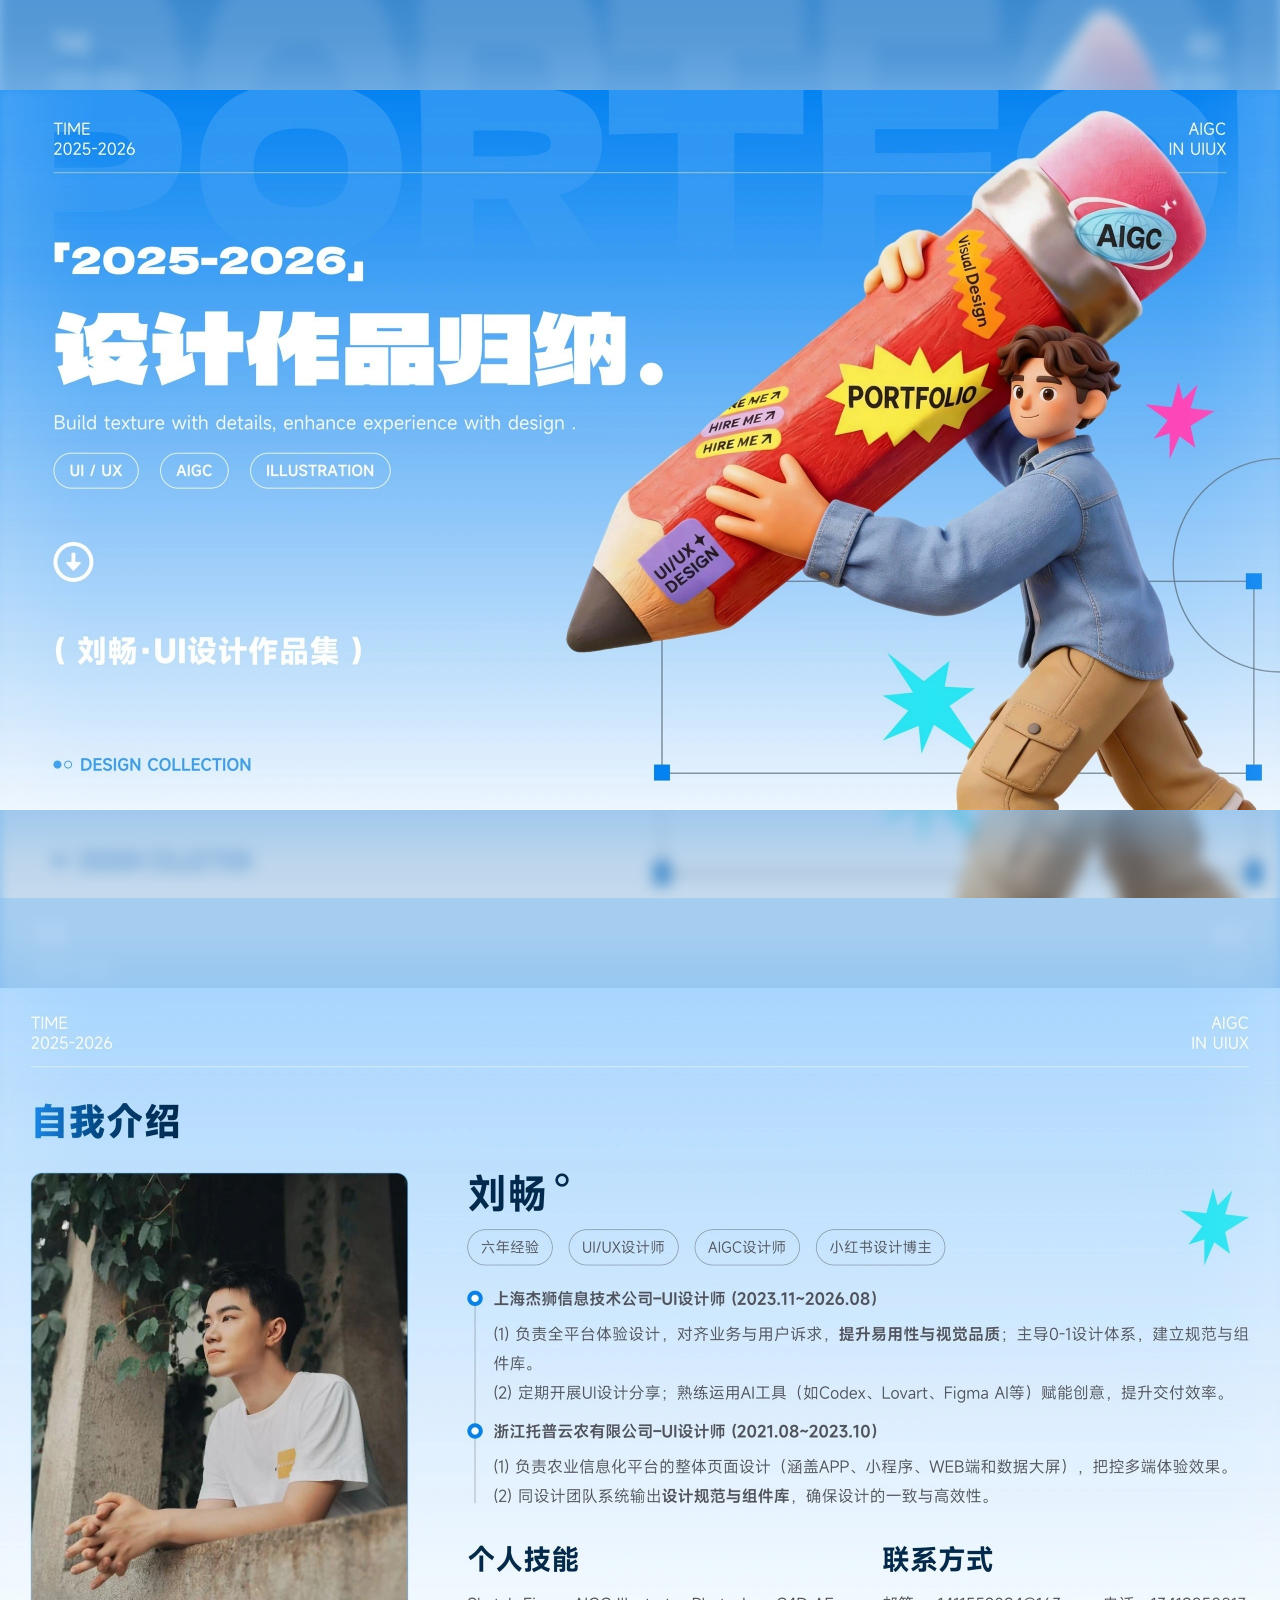
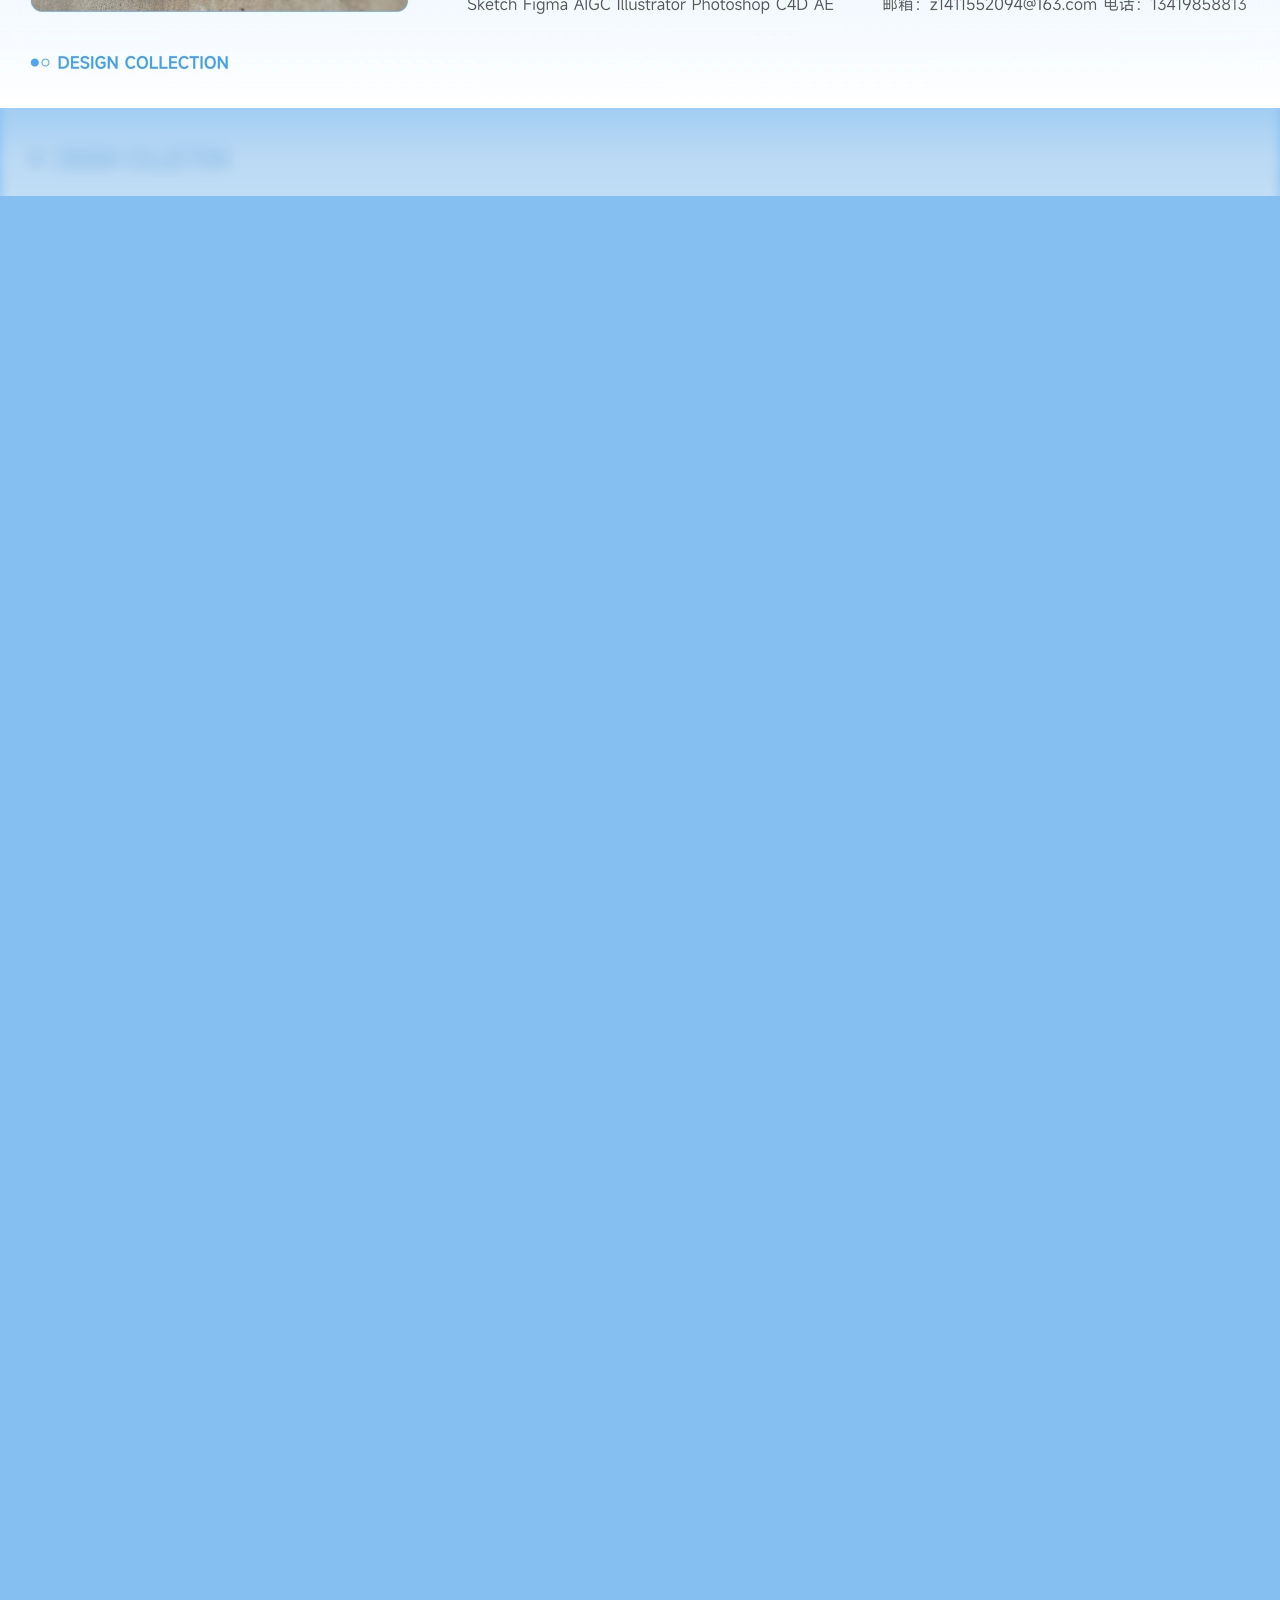
<file: index.html>
<!doctype html>
<html lang="zh-CN">
  <head>
    <meta charset="UTF-8" />
    <meta name="viewport" content="width=device-width, initial-scale=1.0" />
    <title>刘畅 UI 设计作品集</title>
    <link rel="preload" as="image" href="./assets/cover.webp?v=webp94" />
    <link rel="stylesheet" href="./styles.css" />
  </head>
  <body>
    <main class="page-shell">
      <section
        id="cover"
        class="hero hero--cover"
        style="
          --screen-bg: #85bef1;
          --screen-wash: transparent;
          --screen-image: url('./assets/cover.webp?v=webp94');
          --screen-left: url('./assets/catalog-extend-left.webp?v=webp94');
          --screen-right: url('./assets/catalog-extend-right.webp?v=webp94');
          --screen-top: url('./assets/extend-top.webp?v=webp94');
          --screen-bottom: url('./assets/extend-bottom.webp?v=webp94');
          --screen-backdrop-filter: blur(72px) saturate(0.52) brightness(1.02);
          --screen-backdrop-opacity: 0;
          --screen-bridge-filter: blur(4px) saturate(0.52) brightness(1.08);
          --screen-bridge-opacity: 0.2;
          --screen-bridge-overlay-top: rgba(246, 251, 255, 0.66);
          --screen-bridge-overlay-bottom: rgba(237, 246, 254, 0.56);
          --screen-fill-filter: blur(2px) saturate(0.46) brightness(1.14) contrast(0.92);
          --screen-fill-opacity: 0.31;
          --screen-fill-overlay-top: rgba(246, 251, 255, 0.9);
          --screen-fill-overlay-bottom: rgba(235, 246, 254, 0.82);
        "
        aria-label="刘畅 UI 设计作品集首屏封面，基于提供图片按 16 比 9 比例还原"
      >
        <div class="hero-stage">
          <div class="hero-main">
            <div class="hero-fill hero-fill-left" aria-hidden="true"></div>
            <div class="hero-fill hero-fill-right" aria-hidden="true"></div>
            <div class="hero-fill hero-fill-top" aria-hidden="true"></div>
            <div class="hero-fill hero-fill-bottom" aria-hidden="true"></div>
            <div class="hero-bridge hero-bridge-left" aria-hidden="true"></div>
            <div class="hero-bridge hero-bridge-right" aria-hidden="true"></div>
            <div class="hero-cover-motion" aria-hidden="true">
              <div class="hero-motion hero-motion-character"></div>
              <div class="hero-motion hero-motion-face"></div>
              <div class="hero-motion hero-motion-fingers"></div>
              <div class="hero-motion hero-motion-top-hand"></div>
            </div>
            <img
              class="hero-image"
              src="./assets/cover.webp?v=webp94"
              alt="2025-2026 设计作品归纳个人首屏封面"
              decoding="async"
              fetchpriority="high"
            />
          </div>
        </div>
      </section>

      <section
        id="about"
        class="hero hero--about"
        style="
          --screen-bg: #85bef1;
          --screen-wash: transparent;
          --screen-image: url('./assets/about.webp?v=webp94');
          --screen-left: url('./assets/catalog-extend-left.webp?v=webp94');
          --screen-right: url('./assets/catalog-extend-right.webp?v=webp94');
          --screen-top: url('./assets/about-extend-top.webp?v=webp94');
          --screen-bottom: url('./assets/about-extend-bottom.webp?v=webp94');
          --screen-backdrop-filter: blur(72px) saturate(0.52) brightness(1.02);
          --screen-backdrop-opacity: 0;
          --screen-bridge-filter: blur(4px) saturate(0.52) brightness(1.08);
          --screen-bridge-opacity: 0.2;
          --screen-bridge-overlay-top: rgba(246, 251, 255, 0.66);
          --screen-bridge-overlay-bottom: rgba(237, 246, 254, 0.56);
          --screen-fill-filter: blur(2px) saturate(0.46) brightness(1.14) contrast(0.92);
          --screen-fill-opacity: 0.31;
          --screen-fill-overlay-top: rgba(246, 251, 255, 0.9);
          --screen-fill-overlay-bottom: rgba(235, 246, 254, 0.82);
      "
        aria-label="刘畅 UI 设计作品集第二屏自我介绍，基于提供图片按 16 比 9 比例还原"
      >
        <div class="hero-stage">
          <div class="hero-main">
            <div class="hero-fill hero-fill-left" aria-hidden="true"></div>
            <div class="hero-fill hero-fill-right" aria-hidden="true"></div>
            <div class="hero-fill hero-fill-top" aria-hidden="true"></div>
            <div class="hero-fill hero-fill-bottom" aria-hidden="true"></div>
            <div class="hero-bridge hero-bridge-left" aria-hidden="true"></div>
            <div class="hero-bridge hero-bridge-right" aria-hidden="true"></div>
            <img
              class="hero-image"
              src="./assets/about.webp?v=webp94"
              alt="刘畅个人简介下一屏"
              loading="lazy"
              decoding="async"
            />
          </div>
        </div>
      </section>

      <section
        id="catalog"
        class="hero hero--catalog"
        style="
          --screen-bg: #85bef1;
          --screen-wash: transparent;
          --screen-image: url('./assets/catalog-v2.webp?v=webp94');
          --screen-left: url('./assets/catalog-extend-left.webp?v=webp94');
          --screen-right: url('./assets/catalog-extend-right.webp?v=webp94');
          --screen-top: url('./assets/catalog-extend-top.webp?v=webp94');
          --screen-bottom: url('./assets/catalog-extend-bottom.webp?v=webp94');
          --screen-backdrop-filter: blur(72px) saturate(0.52) brightness(1.02);
          --screen-backdrop-opacity: 0;
          --screen-bridge-filter: blur(4px) saturate(0.52) brightness(1.08);
          --screen-bridge-opacity: 0.2;
          --screen-bridge-overlay-top: rgba(246, 251, 255, 0.66);
          --screen-bridge-overlay-bottom: rgba(237, 246, 254, 0.56);
          --screen-fill-filter: blur(2px) saturate(0.46) brightness(1.14) contrast(0.92);
          --screen-fill-opacity: 0.31;
          --screen-fill-overlay-top: rgba(246, 251, 255, 0.9);
          --screen-fill-overlay-bottom: rgba(235, 246, 254, 0.82);
      "
        aria-label="刘畅 UI 设计作品集第三屏目录展示，基于提供图片按 16 比 9 比例还原"
      >
        <div class="hero-stage">
          <div class="hero-main">
            <div class="hero-fill hero-fill-left" aria-hidden="true"></div>
            <div class="hero-fill hero-fill-right" aria-hidden="true"></div>
            <div class="hero-fill hero-fill-top" aria-hidden="true"></div>
            <div class="hero-fill hero-fill-bottom" aria-hidden="true"></div>
            <div class="hero-bridge hero-bridge-left" aria-hidden="true"></div>
            <div class="hero-bridge hero-bridge-right" aria-hidden="true"></div>
            <img
              class="hero-image"
              src="./assets/catalog-v2.webp?v=webp94"
              alt="刘畅目录展示页"
              loading="lazy"
              decoding="async"
            />
            <div class="catalog-projects" aria-label="目录展示项目 hover 高亮区域">
              <a
                class="catalog-project catalog-project--link"
                href="./projects/good-doctor.html"
                style="
                  --x: 2.395833%;
                  --y: 42.222222%;
                  --w: 21.25%;
                  --h: 21.296296%;
                "
                aria-label="查看 C端 好医师AI问诊 项目详情"
              >
                <span class="catalog-project__image-frame" aria-hidden="true"></span>
              </a>
              <a
                class="catalog-project catalog-project--link"
                href="./projects/resource-platform.html"
                style="
                  --x: 27.03125%;
                  --y: 42.222222%;
                  --w: 21.25%;
                  --h: 21.296296%;
                "
                aria-label="查看 B端 杰狮资源一体化 项目详情"
              >
                <span class="catalog-project__image-frame" aria-hidden="true"></span>
              </a>
              <a
                class="catalog-project catalog-project--link"
                href="./projects/dashboard.html"
                style="
                  --x: 51.71875%;
                  --y: 42.222222%;
                  --w: 21.25%;
                  --h: 21.296296%;
                "
                aria-label="查看 G端 自然资源驾驶舱 项目详情"
              >
                <span class="catalog-project__image-frame" aria-hidden="true"></span>
              </a>
              <a
                class="catalog-project catalog-project--link"
                href="./projects/aigc-marketing.html"
                style="
                  --x: 76.354167%;
                  --y: 42.222222%;
                  --w: 21.25%;
                  --h: 21.296296%;
                "
                aria-label="查看 AIGC 营销视觉落地 项目详情"
              >
                <span class="catalog-project__image-frame" aria-hidden="true"></span>
              </a>
            </div>
            <div class="catalog-project-titles">
              <svg class="catalog-title-filter-defs" width="0" height="0">
                <defs>
                  <filter
                    id="catalog-title-blue-filter"
                    x="0"
                    y="0"
                    width="100%"
                    height="100%"
                    color-interpolation-filters="sRGB"
                  >
                    <feColorMatrix
                      in="SourceGraphic"
                      type="luminanceToAlpha"
                      result="title-luminance"
                    />
                    <feComponentTransfer in="title-luminance" result="title-mask">
                      <feFuncA
                        type="table"
                        tableValues="1 1 1 0.99 0.925 0.863 0.8 0.737 0.674 0.611 0.548 0.485 0.423 0.36 0.297 0.234 0 0 0 0 0"
                      />
                    </feComponentTransfer>
                    <feMorphology
                      in="title-mask"
                      operator="dilate"
                      radius="2.2"
                      result="title-mask-bold"
                    />
                    <feFlood flood-color="#0a82ec" result="title-blue" />
                    <feComposite
                      in="title-blue"
                      in2="title-mask-bold"
                      operator="in"
                    />
                  </filter>
                </defs>
              </svg>
              <a
                class="catalog-project-title-hit"
                href="./projects/good-doctor.html"
                aria-label="查看 C端 好医师AI问诊 项目详情"
                style="
                  --title-x: 2.430556%;
                  --title-y: 67.345679%;
                  --title-w: 17.743056%;
                  --title-h: 3.919753%;
                "
              ></a>
              <svg
                class="catalog-project-title"
                style="
                  --clip-top: 67.345679%;
                  --clip-right: 79.826388%;
                  --clip-bottom: 28.734568%;
                  --clip-left: 2.430556%;
                "
                viewBox="0 0 5760 3240"
                preserveAspectRatio="none"
              >
                <image
                  href="./assets/catalog-v2.webp?v=webp94"
                  width="5760"
                  height="3240"
                  filter="url(#catalog-title-blue-filter)"
                />
              </svg>
              <a
                class="catalog-project-title-hit"
                href="./projects/resource-platform.html"
                aria-label="查看 B端 杰狮资源一体化 项目详情"
                style="
                  --title-x: 27.100694%;
                  --title-y: 67.345679%;
                  --title-w: 19.722222%;
                  --title-h: 3.950617%;
                "
              ></a>
              <svg
                class="catalog-project-title"
                style="
                  --clip-top: 67.345679%;
                  --clip-right: 53.177084%;
                  --clip-bottom: 28.703704%;
                  --clip-left: 27.100694%;
                "
                viewBox="0 0 5760 3240"
                preserveAspectRatio="none"
              >
                <image
                  href="./assets/catalog-v2.webp?v=webp94"
                  width="5760"
                  height="3240"
                  filter="url(#catalog-title-blue-filter)"
                />
              </svg>
              <a
                class="catalog-project-title-hit"
                href="./projects/dashboard.html"
                aria-label="查看 G端 自然资源驾驶舱 项目详情"
                style="
                  --title-x: 51.753472%;
                  --title-y: 67.345679%;
                  --title-w: 19.913194%;
                  --title-h: 3.950617%;
                "
              ></a>
              <svg
                class="catalog-project-title"
                style="
                  --clip-top: 67.345679%;
                  --clip-right: 28.333334%;
                  --clip-bottom: 28.703704%;
                  --clip-left: 51.753472%;
                "
                viewBox="0 0 5760 3240"
                preserveAspectRatio="none"
              >
                <image
                  href="./assets/catalog-v2.webp?v=webp94"
                  width="5760"
                  height="3240"
                  filter="url(#catalog-title-blue-filter)"
                />
              </svg>
              <a
                class="catalog-project-title-hit"
                href="./projects/aigc-marketing.html"
                aria-label="查看 AIGC 营销视觉落地 项目详情"
                style="
                  --title-x: 76.302083%;
                  --title-y: 67.345679%;
                  --title-w: 19.513889%;
                  --title-h: 3.919753%;
                "
              ></a>
              <svg
                class="catalog-project-title"
                style="
                  --clip-top: 67.345679%;
                  --clip-right: 4.184028%;
                  --clip-bottom: 28.734568%;
                  --clip-left: 76.302083%;
                "
                viewBox="0 0 5760 3240"
                preserveAspectRatio="none"
              >
                <image
                  href="./assets/catalog-v2.webp?v=webp94"
                  width="5760"
                  height="3240"
                  filter="url(#catalog-title-blue-filter)"
                />
              </svg>
            </div>
          </div>
        </div>
      </section>

      <section
        id="back-cover"
        class="hero hero--back-cover"
        style="
          --screen-bg: #85bef1;
          --screen-wash: transparent;
          --screen-image: url('./assets/back-cover-hq.webp?v=webp94');
          --screen-left: url('./assets/catalog-extend-left.webp?v=webp94');
          --screen-right: url('./assets/catalog-extend-right.webp?v=webp94');
          --screen-top: url('./assets/back-cover-extend-top.webp?v=webp94');
          --screen-bottom: url('./assets/back-cover-extend-bottom.webp?v=webp94');
          --screen-backdrop-filter: blur(72px) saturate(0.52) brightness(1.02);
          --screen-backdrop-opacity: 0;
          --screen-bridge-filter: blur(4px) saturate(0.52) brightness(1.08);
          --screen-bridge-opacity: 0.2;
          --screen-bridge-overlay-top: rgba(246, 251, 255, 0.66);
          --screen-bridge-overlay-bottom: rgba(237, 246, 254, 0.56);
          --screen-fill-filter: blur(2px) saturate(0.46) brightness(1.14) contrast(0.92);
          --screen-fill-opacity: 0.31;
          --screen-fill-overlay-top: rgba(246, 251, 255, 0.9);
          --screen-fill-overlay-bottom: rgba(235, 246, 254, 0.82);
      "
        aria-label="刘畅 UI 设计作品集第四屏封底与联系方式，基于提供图片按 16 比 9 比例还原"
      >
        <div class="hero-stage">
          <div class="hero-main">
            <div class="hero-fill hero-fill-left" aria-hidden="true"></div>
            <div class="hero-fill hero-fill-right" aria-hidden="true"></div>
            <div class="hero-fill hero-fill-top" aria-hidden="true"></div>
            <div class="hero-fill hero-fill-bottom" aria-hidden="true"></div>
            <div class="hero-bridge hero-bridge-left" aria-hidden="true"></div>
            <div class="hero-bridge hero-bridge-right" aria-hidden="true"></div>
            <img
              class="hero-image"
              src="./assets/back-cover-hq.webp?v=webp94"
              alt="刘畅 UI 设计作品集封底与微信联系方式"
              loading="lazy"
              decoding="async"
            />
          </div>
        </div>
      </section>
    </main>
  </body>
</html>
</file>
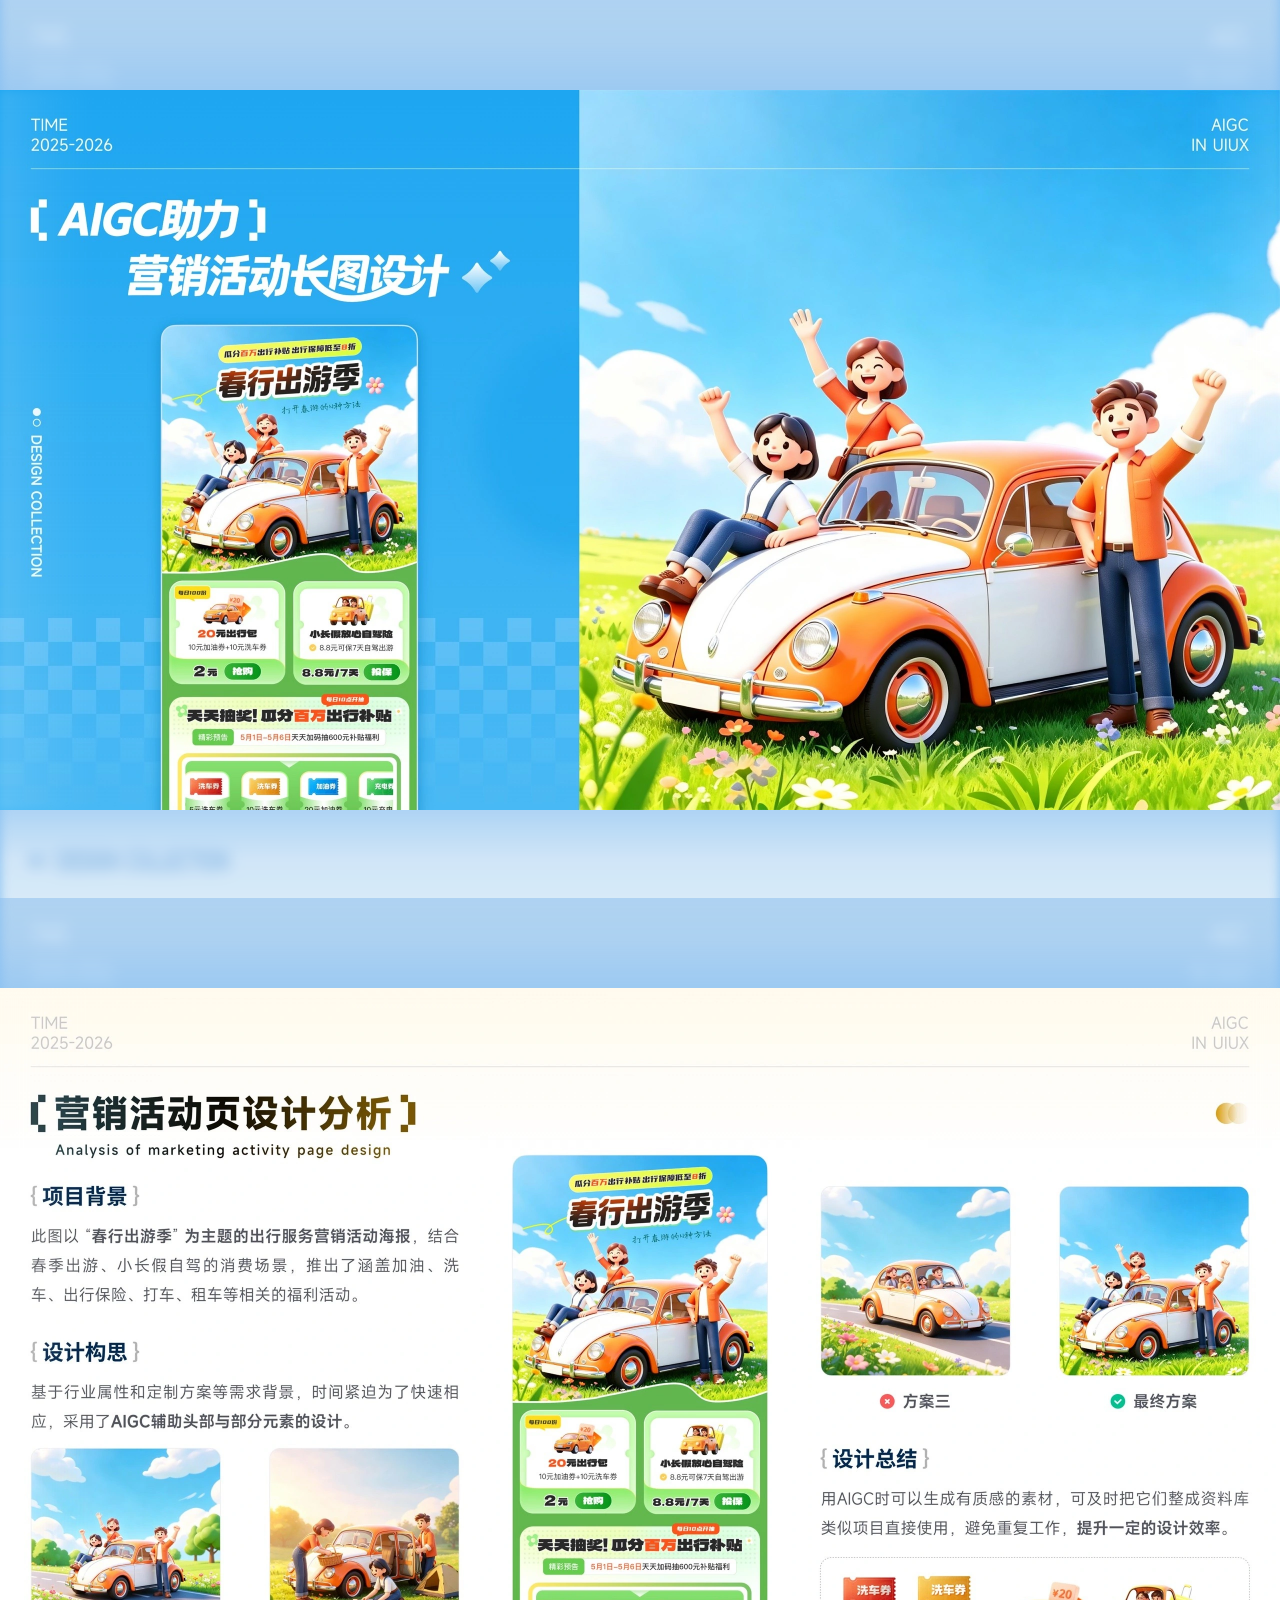
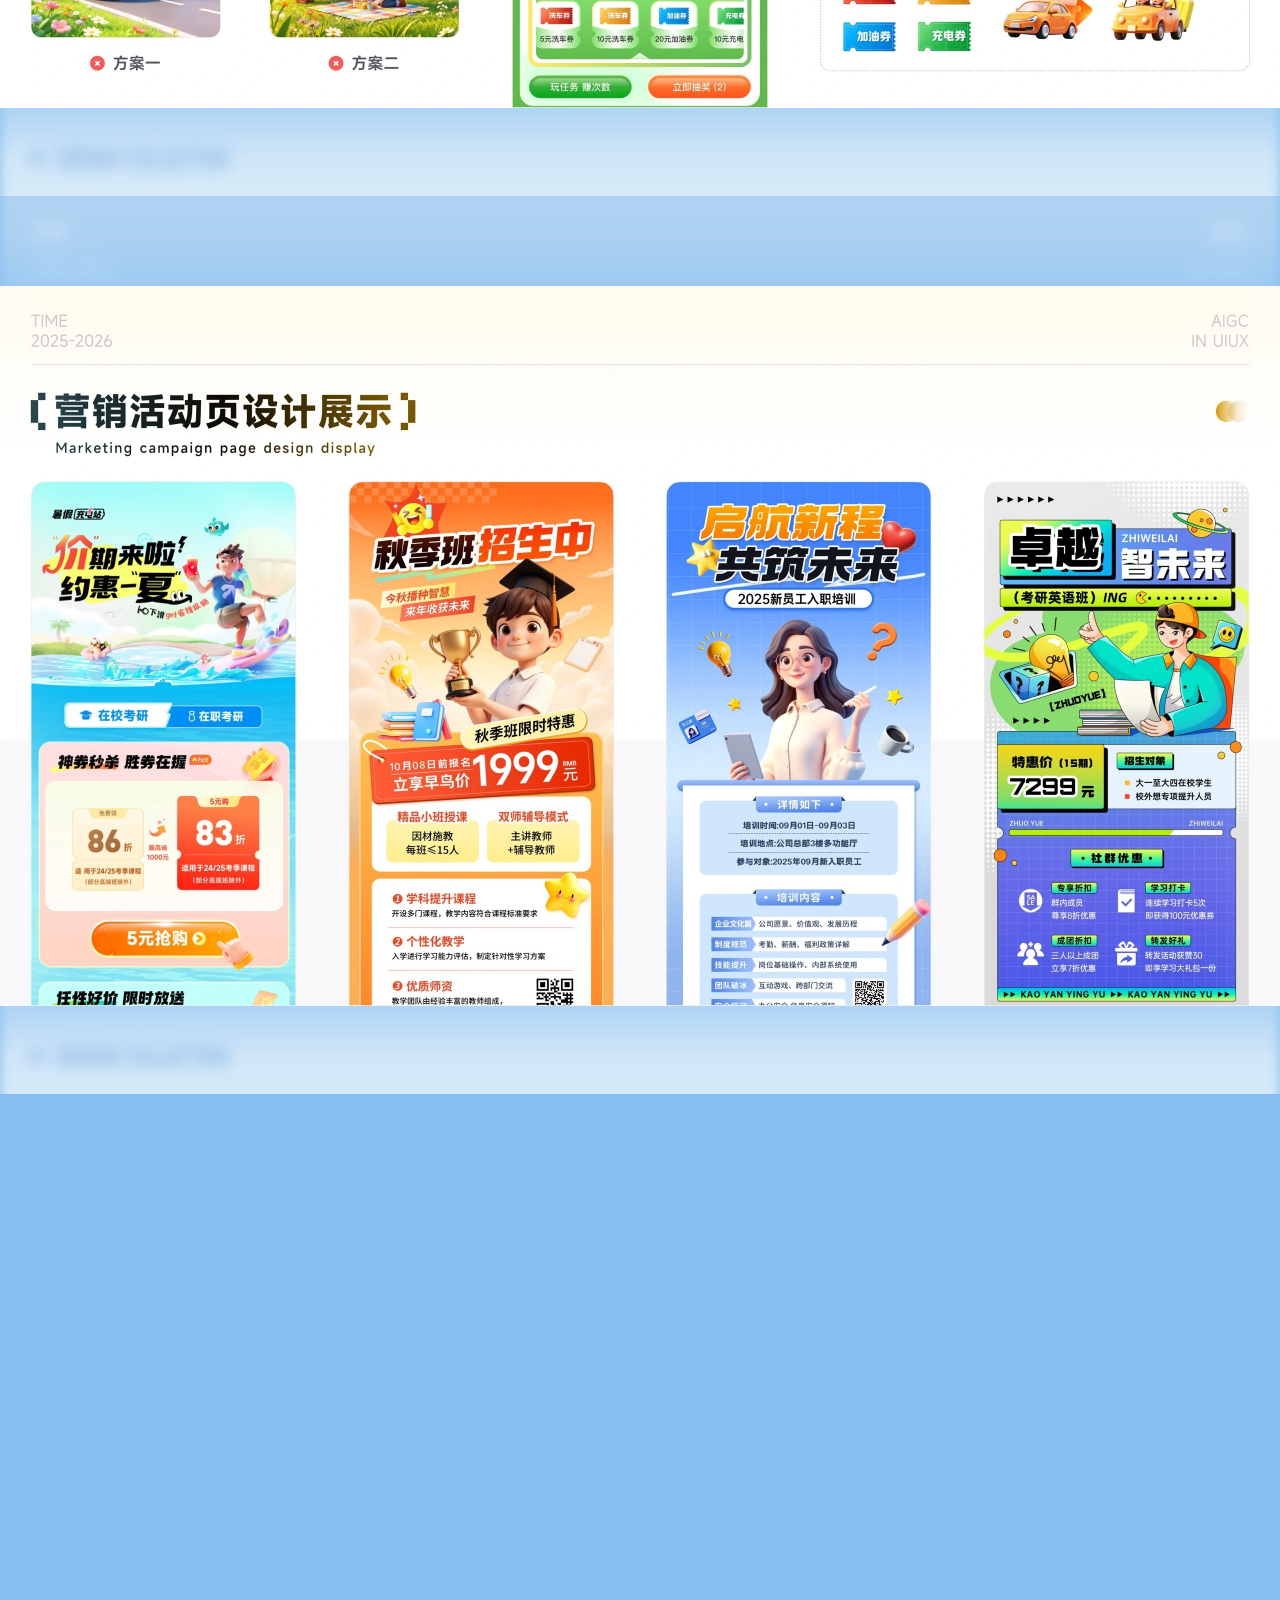
<file: projects/aigc-marketing.html>
<!doctype html>
<html lang="zh-CN">
  <head>
    <meta charset="UTF-8" />
    <meta name="viewport" content="width=device-width, initial-scale=1.0" />
    <title>AIGC 营销视觉落地 | 刘畅作品集</title>
    <link rel="preload" as="image" href="../assets/projects/aigc-marketing/24.webp?v=webp94" />
    <link rel="stylesheet" href="../styles.css" />
    <link rel="stylesheet" href="./project-gallery.css" />
  </head>
  <body class="project-gallery">
    <main class="page-shell">
      <section id="project-24" class="hero project-screen" aria-label="AIGC营销视觉落地项目第一页">
        <div class="hero-stage">
          <div class="hero-main">
            <div class="hero-fill hero-fill-left" aria-hidden="true"></div>
            <div class="hero-fill hero-fill-right" aria-hidden="true"></div>
            <div class="hero-fill hero-fill-top" aria-hidden="true"></div>
            <div class="hero-fill hero-fill-bottom" aria-hidden="true"></div>
            <div class="hero-bridge hero-bridge-left" aria-hidden="true"></div>
            <div class="hero-bridge hero-bridge-right" aria-hidden="true"></div>
            <img
              class="hero-image"
              src="../assets/projects/aigc-marketing/24.webp?v=webp94"
              alt="AIGC营销视觉落地项目展示第1页"
              decoding="async"
              fetchpriority="high"
            />
          </div>
        </div>
      </section>

      <section id="project-25" class="hero project-screen" aria-label="AIGC营销视觉落地项目第二页">
        <div class="hero-stage">
          <div class="hero-main">
            <div class="hero-fill hero-fill-left" aria-hidden="true"></div>
            <div class="hero-fill hero-fill-right" aria-hidden="true"></div>
            <div class="hero-fill hero-fill-top" aria-hidden="true"></div>
            <div class="hero-fill hero-fill-bottom" aria-hidden="true"></div>
            <div class="hero-bridge hero-bridge-left" aria-hidden="true"></div>
            <div class="hero-bridge hero-bridge-right" aria-hidden="true"></div>
            <img
              class="hero-image"
              src="../assets/projects/aigc-marketing/25.webp?v=webp94"
              alt="AIGC营销视觉落地项目展示第2页"
              loading="lazy"
              decoding="async"
            />
          </div>
        </div>
      </section>

      <section id="project-26" class="hero project-screen" aria-label="AIGC营销视觉落地项目第三页">
        <div class="hero-stage">
          <div class="hero-main">
            <div class="hero-fill hero-fill-left" aria-hidden="true"></div>
            <div class="hero-fill hero-fill-right" aria-hidden="true"></div>
            <div class="hero-fill hero-fill-top" aria-hidden="true"></div>
            <div class="hero-fill hero-fill-bottom" aria-hidden="true"></div>
            <div class="hero-bridge hero-bridge-left" aria-hidden="true"></div>
            <div class="hero-bridge hero-bridge-right" aria-hidden="true"></div>
            <img
              class="hero-image"
              src="../assets/projects/aigc-marketing/26.webp?v=webp94"
              alt="AIGC营销视觉落地项目展示第3页"
              loading="lazy"
              decoding="async"
            />
          </div>
        </div>
      </section>

      <section id="project-27" class="hero project-screen" aria-label="AIGC营销视觉落地项目第四页">
        <div class="hero-stage">
          <div class="hero-main">
            <div class="hero-fill hero-fill-left" aria-hidden="true"></div>
            <div class="hero-fill hero-fill-right" aria-hidden="true"></div>
            <div class="hero-fill hero-fill-top" aria-hidden="true"></div>
            <div class="hero-fill hero-fill-bottom" aria-hidden="true"></div>
            <div class="hero-bridge hero-bridge-left" aria-hidden="true"></div>
            <div class="hero-bridge hero-bridge-right" aria-hidden="true"></div>
            <img
              class="hero-image"
              src="../assets/projects/aigc-marketing/27.webp?v=webp94"
              alt="AIGC营销视觉落地项目展示第4页"
              loading="lazy"
              decoding="async"
            />
          </div>
        </div>
      </section>

      <section id="project-28" class="hero project-screen" aria-label="AIGC营销视觉落地项目第五页">
        <div class="hero-stage">
          <div class="hero-main">
            <div class="hero-fill hero-fill-left" aria-hidden="true"></div>
            <div class="hero-fill hero-fill-right" aria-hidden="true"></div>
            <div class="hero-fill hero-fill-top" aria-hidden="true"></div>
            <div class="hero-fill hero-fill-bottom" aria-hidden="true"></div>
            <div class="hero-bridge hero-bridge-left" aria-hidden="true"></div>
            <div class="hero-bridge hero-bridge-right" aria-hidden="true"></div>
            <img
              class="hero-image"
              src="../assets/projects/aigc-marketing/28.webp?v=webp94"
              alt="AIGC营销视觉落地项目展示第5页"
              loading="lazy"
              decoding="async"
            />
          </div>
        </div>
      </section>
    </main>
  </body>
</html>
</file>
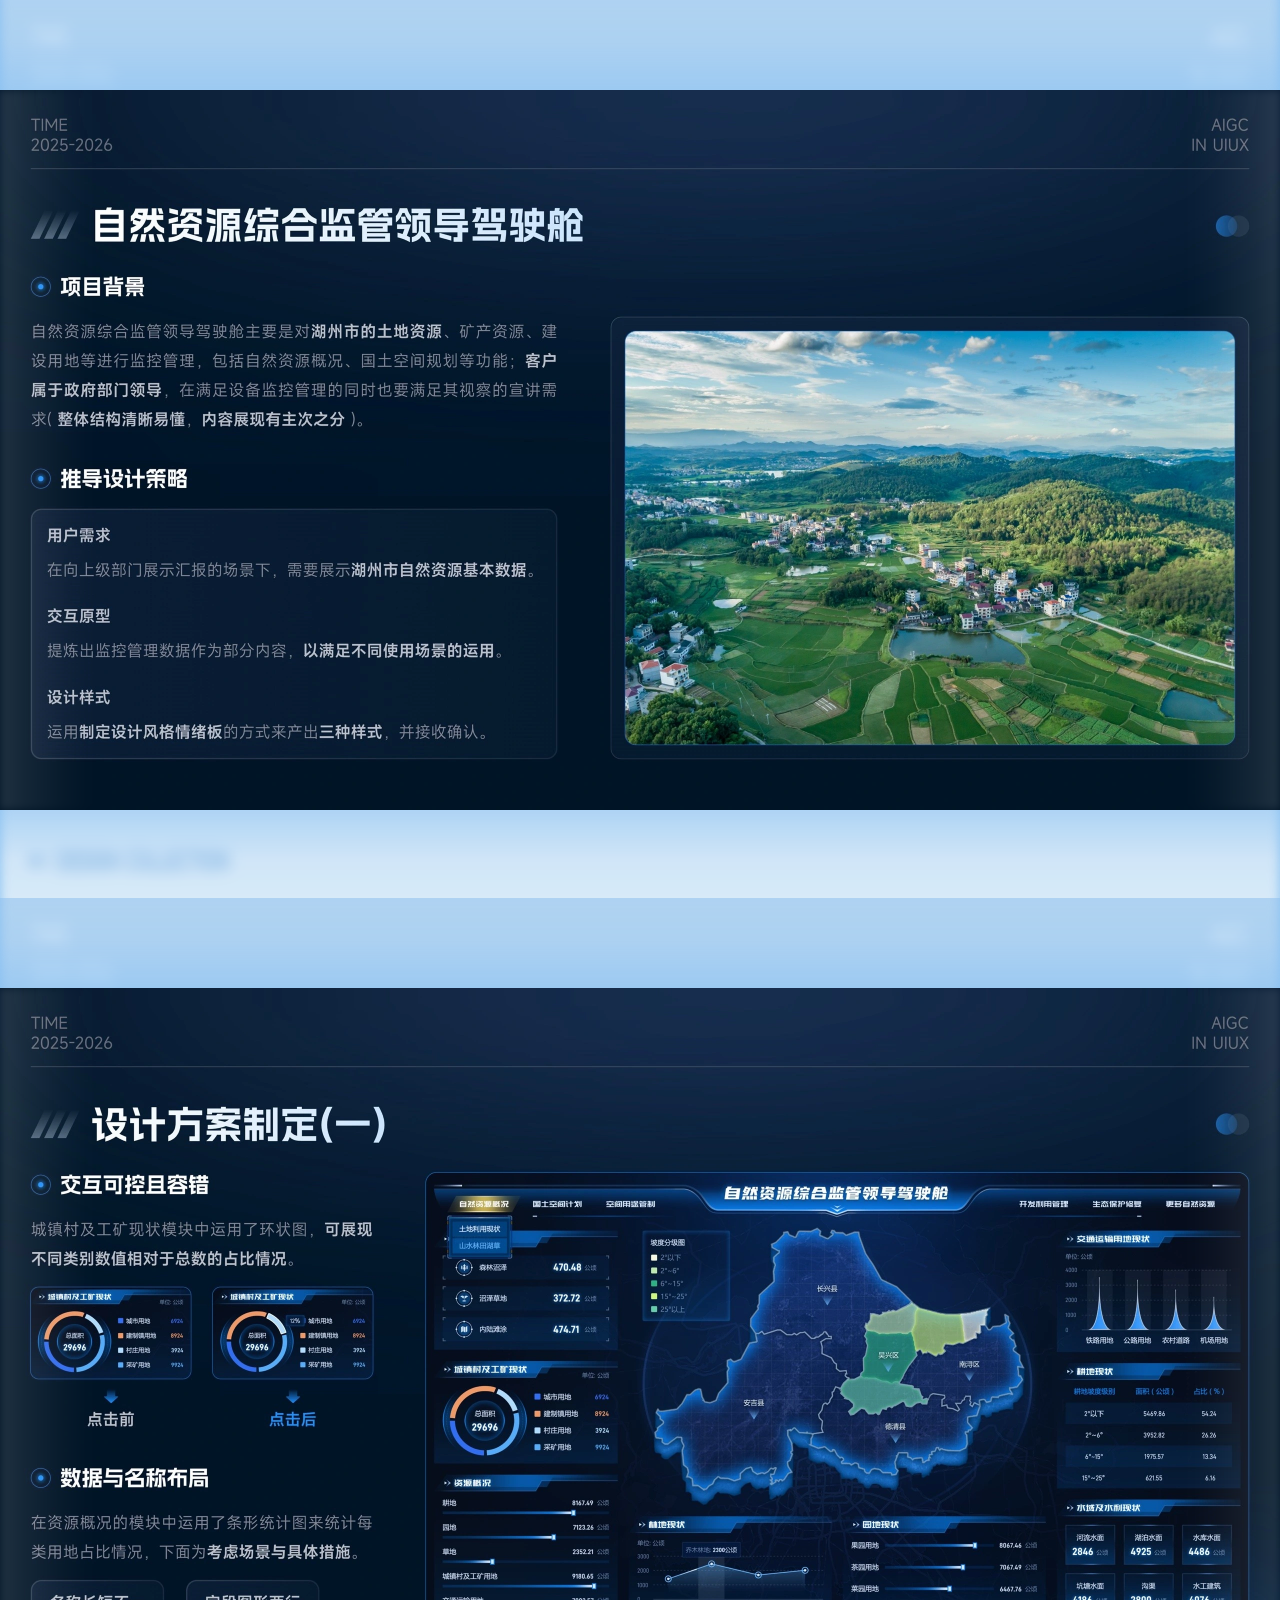
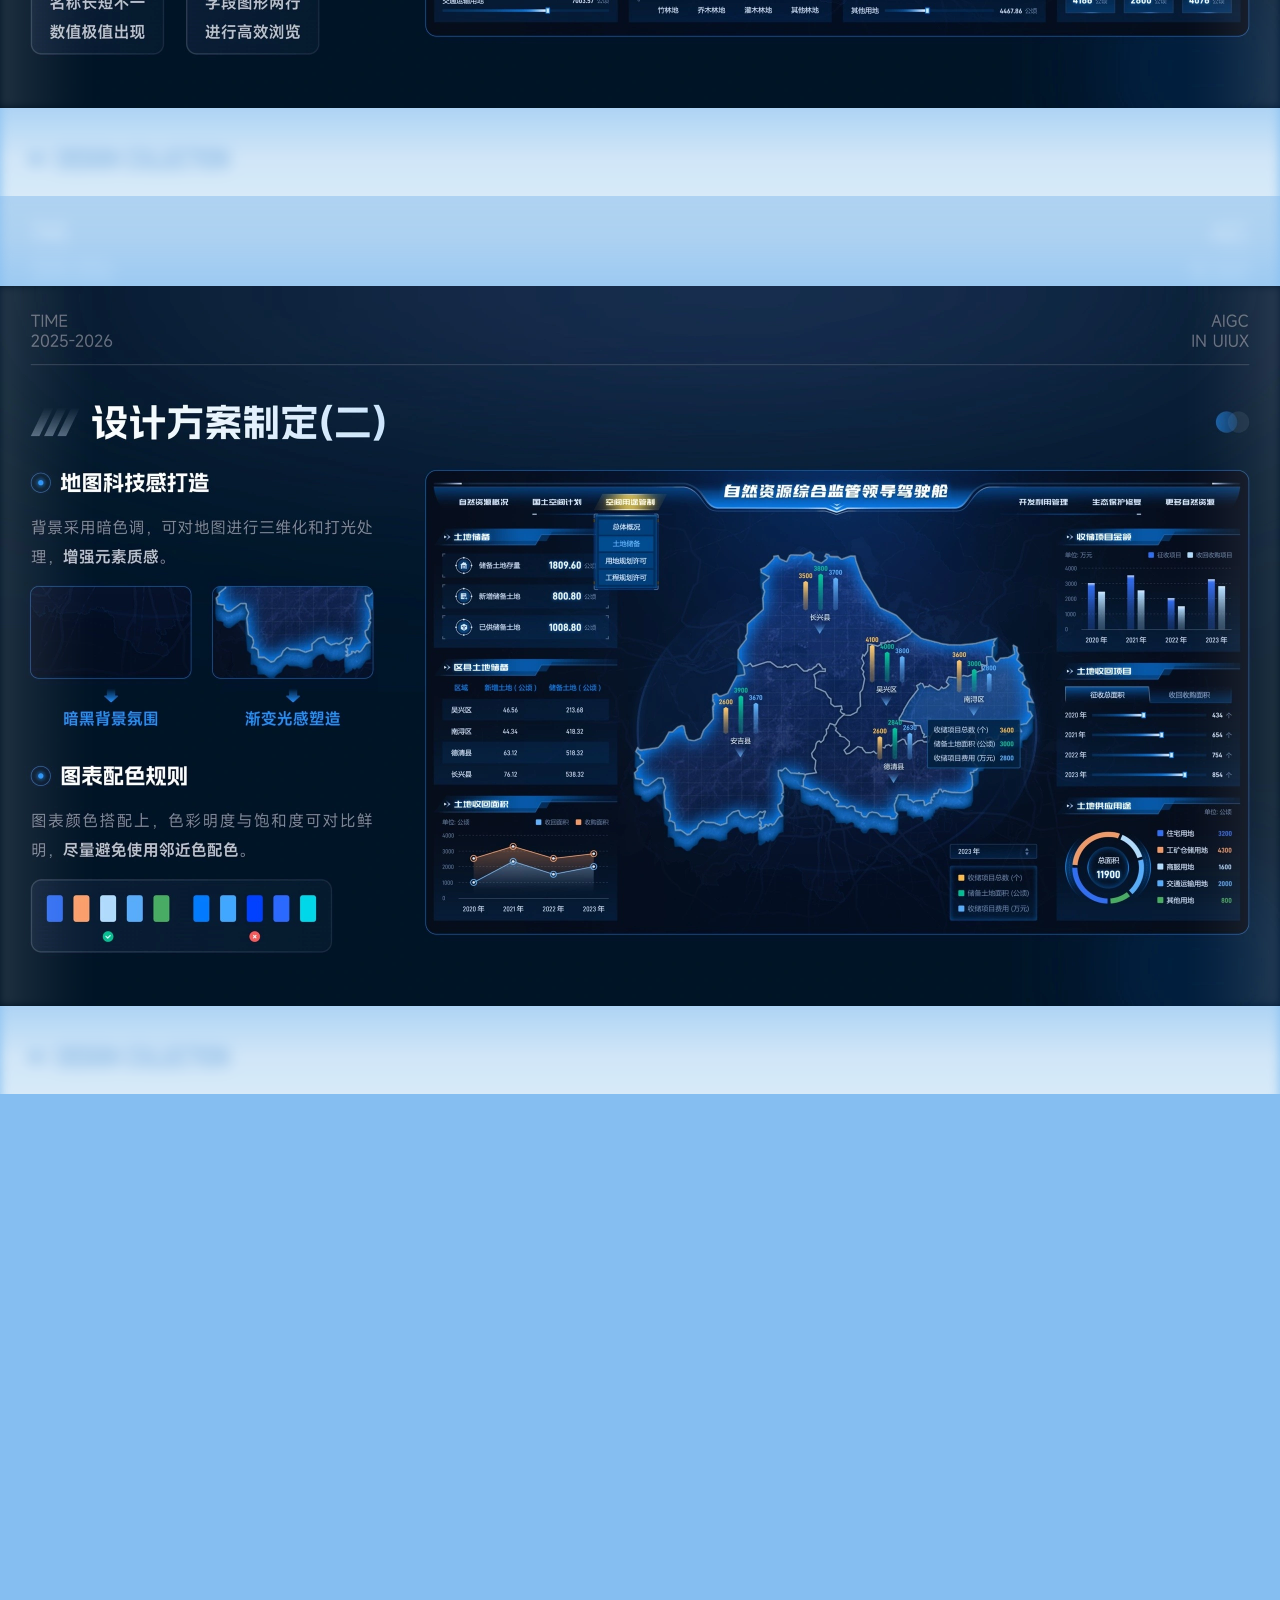
<file: projects/dashboard.html>
<!doctype html>
<html lang="zh-CN">
  <head>
    <meta charset="UTF-8" />
    <meta name="viewport" content="width=device-width, initial-scale=1.0" />
    <title>G端 自然资源驾驶舱 | 刘畅作品集</title>
    <link rel="preload" as="image" href="../assets/projects/dashboard/15.webp?v=webp94" />
    <link rel="stylesheet" href="../styles.css" />
    <link rel="stylesheet" href="./project-gallery.css" />
  </head>
  <body class="project-gallery">
    <main class="page-shell">
      <section id="project-15" class="hero project-screen" aria-label="自然资源驾驶舱项目第一页">
        <div class="hero-stage">
          <div class="hero-main">
            <div class="hero-fill hero-fill-left" aria-hidden="true"></div>
            <div class="hero-fill hero-fill-right" aria-hidden="true"></div>
            <div class="hero-fill hero-fill-top" aria-hidden="true"></div>
            <div class="hero-fill hero-fill-bottom" aria-hidden="true"></div>
            <div class="hero-bridge hero-bridge-left" aria-hidden="true"></div>
            <div class="hero-bridge hero-bridge-right" aria-hidden="true"></div>
            <img
              class="hero-image"
              src="../assets/projects/dashboard/15.webp?v=webp94"
              alt="自然资源驾驶舱项目展示第1页"
              decoding="async"
              fetchpriority="high"
            />
          </div>
        </div>
      </section>

      <section id="project-16" class="hero project-screen" aria-label="自然资源驾驶舱项目第二页">
        <div class="hero-stage">
          <div class="hero-main">
            <div class="hero-fill hero-fill-left" aria-hidden="true"></div>
            <div class="hero-fill hero-fill-right" aria-hidden="true"></div>
            <div class="hero-fill hero-fill-top" aria-hidden="true"></div>
            <div class="hero-fill hero-fill-bottom" aria-hidden="true"></div>
            <div class="hero-bridge hero-bridge-left" aria-hidden="true"></div>
            <div class="hero-bridge hero-bridge-right" aria-hidden="true"></div>
            <img
              class="hero-image"
              src="../assets/projects/dashboard/16.webp?v=webp94"
              alt="自然资源驾驶舱项目展示第2页"
              loading="lazy"
              decoding="async"
            />
          </div>
        </div>
      </section>

      <section id="project-17" class="hero project-screen" aria-label="自然资源驾驶舱项目第三页">
        <div class="hero-stage">
          <div class="hero-main">
            <div class="hero-fill hero-fill-left" aria-hidden="true"></div>
            <div class="hero-fill hero-fill-right" aria-hidden="true"></div>
            <div class="hero-fill hero-fill-top" aria-hidden="true"></div>
            <div class="hero-fill hero-fill-bottom" aria-hidden="true"></div>
            <div class="hero-bridge hero-bridge-left" aria-hidden="true"></div>
            <div class="hero-bridge hero-bridge-right" aria-hidden="true"></div>
            <img
              class="hero-image"
              src="../assets/projects/dashboard/17.webp?v=webp94"
              alt="自然资源驾驶舱项目展示第3页"
              loading="lazy"
              decoding="async"
            />
          </div>
        </div>
      </section>

      <section id="project-18" class="hero project-screen" aria-label="自然资源驾驶舱项目第四页">
        <div class="hero-stage">
          <div class="hero-main">
            <div class="hero-fill hero-fill-left" aria-hidden="true"></div>
            <div class="hero-fill hero-fill-right" aria-hidden="true"></div>
            <div class="hero-fill hero-fill-top" aria-hidden="true"></div>
            <div class="hero-fill hero-fill-bottom" aria-hidden="true"></div>
            <div class="hero-bridge hero-bridge-left" aria-hidden="true"></div>
            <div class="hero-bridge hero-bridge-right" aria-hidden="true"></div>
            <img
              class="hero-image"
              src="../assets/projects/dashboard/18.webp?v=webp94"
              alt="自然资源驾驶舱项目展示第4页"
              loading="lazy"
              decoding="async"
            />
          </div>
        </div>
      </section>

      <section id="project-19" class="hero project-screen" aria-label="自然资源驾驶舱项目第五页">
        <div class="hero-stage">
          <div class="hero-main">
            <div class="hero-fill hero-fill-left" aria-hidden="true"></div>
            <div class="hero-fill hero-fill-right" aria-hidden="true"></div>
            <div class="hero-fill hero-fill-top" aria-hidden="true"></div>
            <div class="hero-fill hero-fill-bottom" aria-hidden="true"></div>
            <div class="hero-bridge hero-bridge-left" aria-hidden="true"></div>
            <div class="hero-bridge hero-bridge-right" aria-hidden="true"></div>
            <img
              class="hero-image"
              src="../assets/projects/dashboard/19.webp?v=webp94"
              alt="自然资源驾驶舱项目展示第5页"
              loading="lazy"
              decoding="async"
            />
          </div>
        </div>
      </section>

      <section id="project-20" class="hero project-screen" aria-label="自然资源驾驶舱项目第六页">
        <div class="hero-stage">
          <div class="hero-main">
            <div class="hero-fill hero-fill-left" aria-hidden="true"></div>
            <div class="hero-fill hero-fill-right" aria-hidden="true"></div>
            <div class="hero-fill hero-fill-top" aria-hidden="true"></div>
            <div class="hero-fill hero-fill-bottom" aria-hidden="true"></div>
            <div class="hero-bridge hero-bridge-left" aria-hidden="true"></div>
            <div class="hero-bridge hero-bridge-right" aria-hidden="true"></div>
            <img
              class="hero-image"
              src="../assets/projects/dashboard/20.webp?v=webp94"
              alt="自然资源驾驶舱项目展示第6页"
              loading="lazy"
              decoding="async"
            />
          </div>
        </div>
      </section>

      <section id="project-21" class="hero project-screen" aria-label="自然资源驾驶舱项目第七页">
        <div class="hero-stage">
          <div class="hero-main">
            <div class="hero-fill hero-fill-left" aria-hidden="true"></div>
            <div class="hero-fill hero-fill-right" aria-hidden="true"></div>
            <div class="hero-fill hero-fill-top" aria-hidden="true"></div>
            <div class="hero-fill hero-fill-bottom" aria-hidden="true"></div>
            <div class="hero-bridge hero-bridge-left" aria-hidden="true"></div>
            <div class="hero-bridge hero-bridge-right" aria-hidden="true"></div>
            <img
              class="hero-image"
              src="../assets/projects/dashboard/21.webp?v=webp94"
              alt="自然资源驾驶舱项目展示第7页"
              loading="lazy"
              decoding="async"
            />
          </div>
        </div>
      </section>

      <section id="project-22" class="hero project-screen" aria-label="自然资源驾驶舱项目第八页">
        <div class="hero-stage">
          <div class="hero-main">
            <div class="hero-fill hero-fill-left" aria-hidden="true"></div>
            <div class="hero-fill hero-fill-right" aria-hidden="true"></div>
            <div class="hero-fill hero-fill-top" aria-hidden="true"></div>
            <div class="hero-fill hero-fill-bottom" aria-hidden="true"></div>
            <div class="hero-bridge hero-bridge-left" aria-hidden="true"></div>
            <div class="hero-bridge hero-bridge-right" aria-hidden="true"></div>
            <img
              class="hero-image"
              src="../assets/projects/dashboard/22.webp?v=webp94"
              alt="自然资源驾驶舱项目展示第8页"
              loading="lazy"
              decoding="async"
            />
          </div>
        </div>
      </section>

      <section id="project-23" class="hero project-screen" aria-label="自然资源驾驶舱项目第九页">
        <div class="hero-stage">
          <div class="hero-main">
            <div class="hero-fill hero-fill-left" aria-hidden="true"></div>
            <div class="hero-fill hero-fill-right" aria-hidden="true"></div>
            <div class="hero-fill hero-fill-top" aria-hidden="true"></div>
            <div class="hero-fill hero-fill-bottom" aria-hidden="true"></div>
            <div class="hero-bridge hero-bridge-left" aria-hidden="true"></div>
            <div class="hero-bridge hero-bridge-right" aria-hidden="true"></div>
            <img
              class="hero-image"
              src="../assets/projects/dashboard/23.webp?v=webp94"
              alt="自然资源驾驶舱项目展示第9页"
              loading="lazy"
              decoding="async"
            />
          </div>
        </div>
      </section>
    </main>
  </body>
</html>
</file>
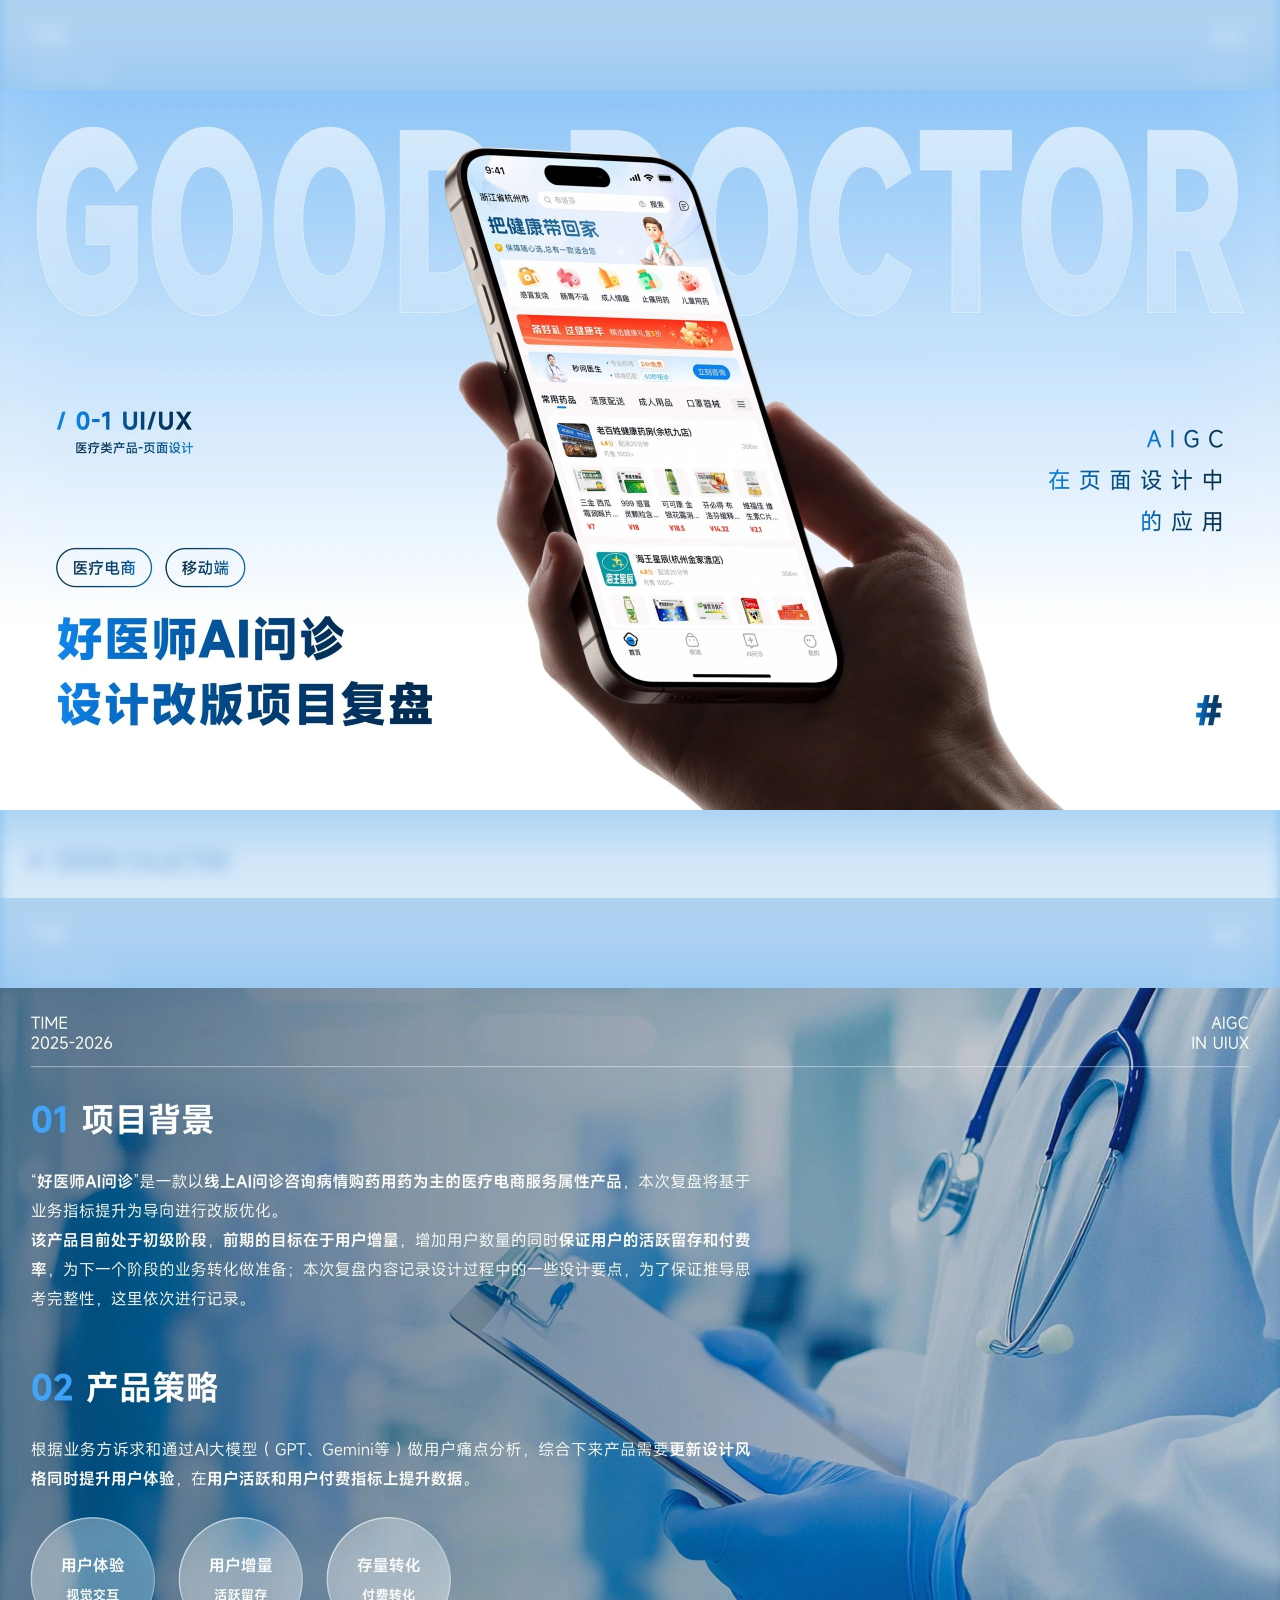
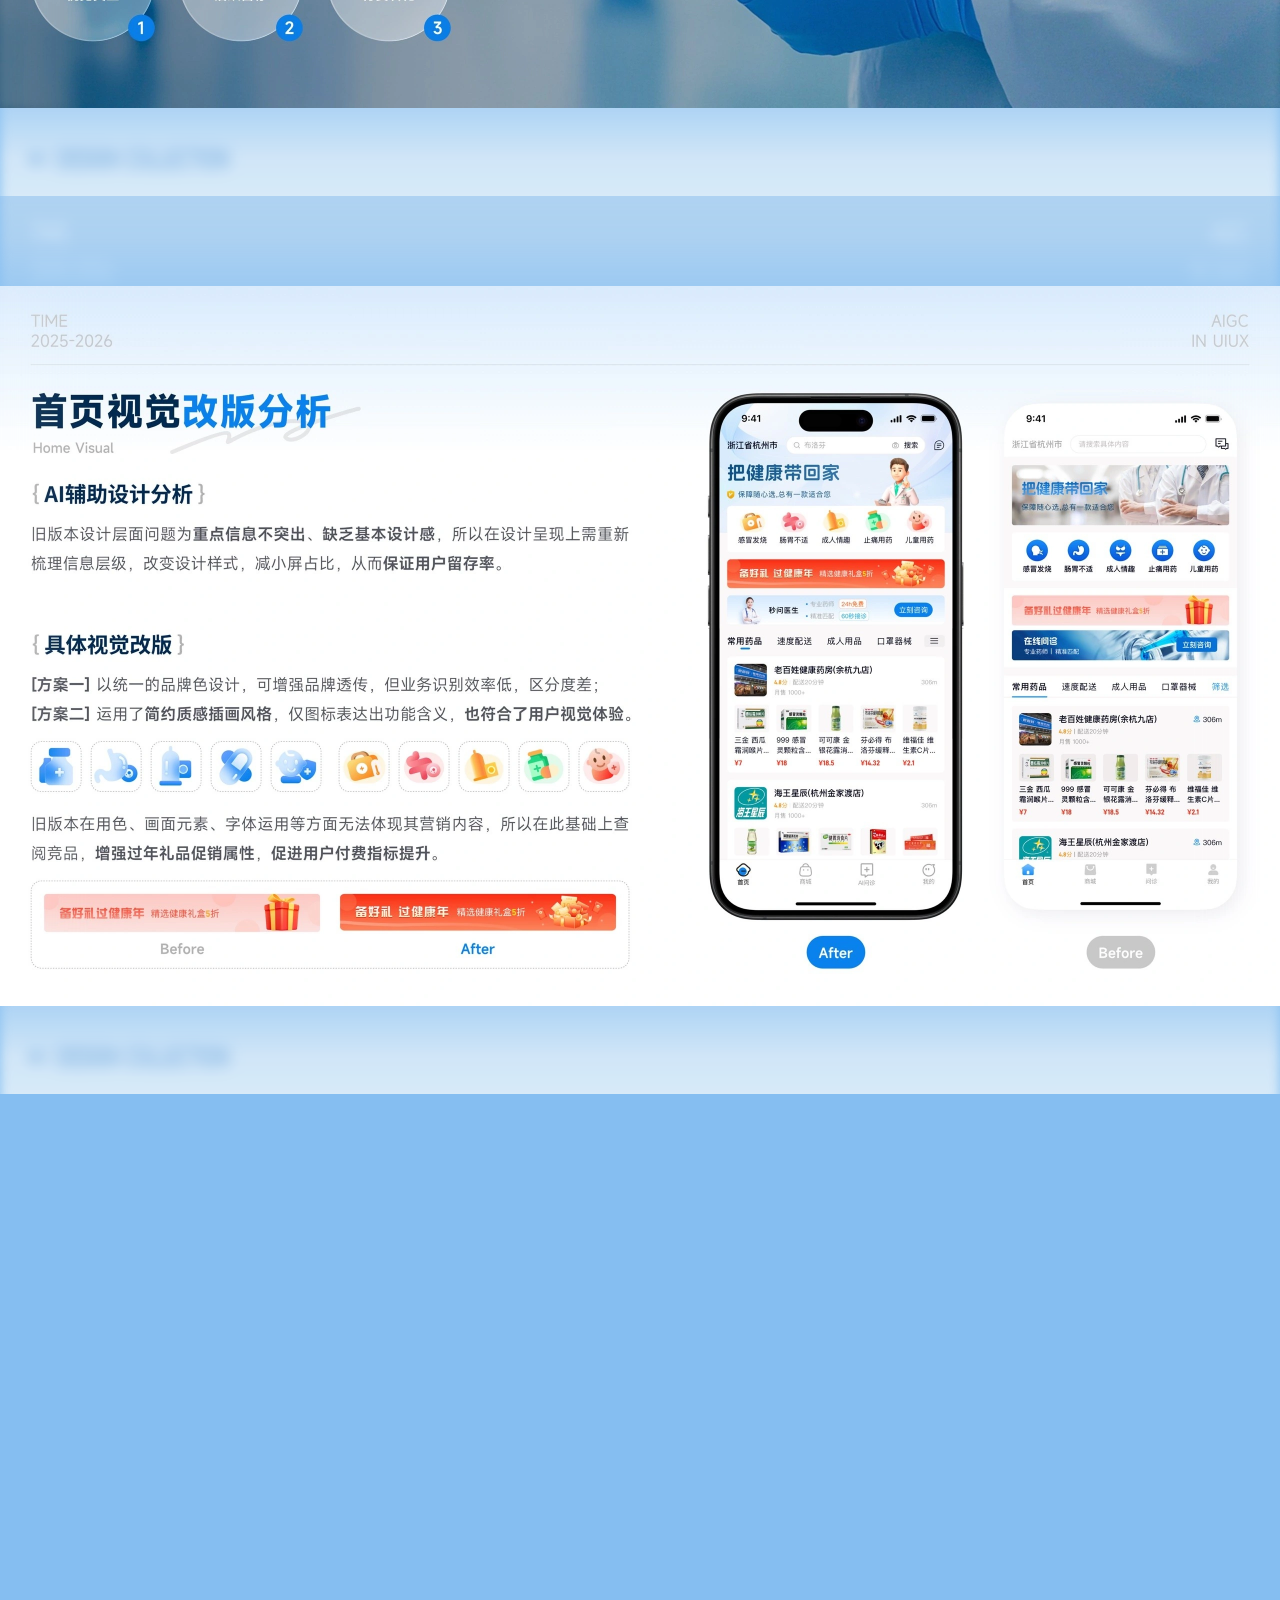
<file: projects/good-doctor.html>
<!doctype html>
<html lang="zh-CN">
  <head>
    <meta charset="UTF-8" />
    <meta name="viewport" content="width=device-width, initial-scale=1.0" />
    <title>C端 好医师AI问诊 | 刘畅作品集</title>
    <link rel="preload" as="image" href="../assets/projects/good-doctor/01.webp?v=webp94" />
    <link rel="stylesheet" href="../styles.css" />
    <link rel="stylesheet" href="./project-gallery.css" />
  </head>
  <body class="project-gallery">
    <main class="page-shell">
      <section id="project-01" class="hero project-screen" aria-label="好医师AI问诊项目第一页">
        <div class="hero-stage">
          <div class="hero-main">
            <div class="hero-fill hero-fill-left" aria-hidden="true"></div>
            <div class="hero-fill hero-fill-right" aria-hidden="true"></div>
            <div class="hero-fill hero-fill-top" aria-hidden="true"></div>
            <div class="hero-fill hero-fill-bottom" aria-hidden="true"></div>
            <div class="hero-bridge hero-bridge-left" aria-hidden="true"></div>
            <div class="hero-bridge hero-bridge-right" aria-hidden="true"></div>
            <img
              class="hero-image"
              src="../assets/projects/good-doctor/01.webp?v=webp94"
              alt="好医师AI问诊项目展示第1页"
              decoding="async"
              fetchpriority="high"
            />
          </div>
        </div>
      </section>

      <section id="project-02" class="hero project-screen" aria-label="好医师AI问诊项目第二页">
        <div class="hero-stage">
          <div class="hero-main">
            <div class="hero-fill hero-fill-left" aria-hidden="true"></div>
            <div class="hero-fill hero-fill-right" aria-hidden="true"></div>
            <div class="hero-fill hero-fill-top" aria-hidden="true"></div>
            <div class="hero-fill hero-fill-bottom" aria-hidden="true"></div>
            <div class="hero-bridge hero-bridge-left" aria-hidden="true"></div>
            <div class="hero-bridge hero-bridge-right" aria-hidden="true"></div>
            <img
              class="hero-image"
              src="../assets/projects/good-doctor/02.webp?v=webp94"
              alt="好医师AI问诊项目展示第2页"
              loading="lazy"
              decoding="async"
            />
          </div>
        </div>
      </section>

      <section id="project-03" class="hero project-screen" aria-label="好医师AI问诊项目第三页">
        <div class="hero-stage">
          <div class="hero-main">
            <div class="hero-fill hero-fill-left" aria-hidden="true"></div>
            <div class="hero-fill hero-fill-right" aria-hidden="true"></div>
            <div class="hero-fill hero-fill-top" aria-hidden="true"></div>
            <div class="hero-fill hero-fill-bottom" aria-hidden="true"></div>
            <div class="hero-bridge hero-bridge-left" aria-hidden="true"></div>
            <div class="hero-bridge hero-bridge-right" aria-hidden="true"></div>
            <img
              class="hero-image"
              src="../assets/projects/good-doctor/03.webp?v=webp94"
              alt="好医师AI问诊项目展示第3页"
              loading="lazy"
              decoding="async"
            />
          </div>
        </div>
      </section>

      <section id="project-04" class="hero project-screen" aria-label="好医师AI问诊项目第四页">
        <div class="hero-stage">
          <div class="hero-main">
            <div class="hero-fill hero-fill-left" aria-hidden="true"></div>
            <div class="hero-fill hero-fill-right" aria-hidden="true"></div>
            <div class="hero-fill hero-fill-top" aria-hidden="true"></div>
            <div class="hero-fill hero-fill-bottom" aria-hidden="true"></div>
            <div class="hero-bridge hero-bridge-left" aria-hidden="true"></div>
            <div class="hero-bridge hero-bridge-right" aria-hidden="true"></div>
            <img
              class="hero-image"
              src="../assets/projects/good-doctor/04.webp?v=webp94"
              alt="好医师AI问诊项目展示第4页"
              loading="lazy"
              decoding="async"
            />
          </div>
        </div>
      </section>

      <section id="project-05" class="hero project-screen" aria-label="好医师AI问诊项目第五页">
        <div class="hero-stage">
          <div class="hero-main">
            <div class="hero-fill hero-fill-left" aria-hidden="true"></div>
            <div class="hero-fill hero-fill-right" aria-hidden="true"></div>
            <div class="hero-fill hero-fill-top" aria-hidden="true"></div>
            <div class="hero-fill hero-fill-bottom" aria-hidden="true"></div>
            <div class="hero-bridge hero-bridge-left" aria-hidden="true"></div>
            <div class="hero-bridge hero-bridge-right" aria-hidden="true"></div>
            <img
              class="hero-image"
              src="../assets/projects/good-doctor/05.webp?v=webp94"
              alt="好医师AI问诊项目展示第5页"
              loading="lazy"
              decoding="async"
            />
          </div>
        </div>
      </section>

      <section id="project-06" class="hero project-screen" aria-label="好医师AI问诊项目第六页">
        <div class="hero-stage">
          <div class="hero-main">
            <div class="hero-fill hero-fill-left" aria-hidden="true"></div>
            <div class="hero-fill hero-fill-right" aria-hidden="true"></div>
            <div class="hero-fill hero-fill-top" aria-hidden="true"></div>
            <div class="hero-fill hero-fill-bottom" aria-hidden="true"></div>
            <div class="hero-bridge hero-bridge-left" aria-hidden="true"></div>
            <div class="hero-bridge hero-bridge-right" aria-hidden="true"></div>
            <img
              class="hero-image"
              src="../assets/projects/good-doctor/06.webp?v=webp94"
              alt="好医师AI问诊项目展示第6页"
              loading="lazy"
              decoding="async"
            />
          </div>
        </div>
      </section>

      <section id="project-07" class="hero project-screen" aria-label="好医师AI问诊项目第七页">
        <div class="hero-stage">
          <div class="hero-main">
            <div class="hero-fill hero-fill-left" aria-hidden="true"></div>
            <div class="hero-fill hero-fill-right" aria-hidden="true"></div>
            <div class="hero-fill hero-fill-top" aria-hidden="true"></div>
            <div class="hero-fill hero-fill-bottom" aria-hidden="true"></div>
            <div class="hero-bridge hero-bridge-left" aria-hidden="true"></div>
            <div class="hero-bridge hero-bridge-right" aria-hidden="true"></div>
            <img
              class="hero-image"
              src="../assets/projects/good-doctor/07.webp?v=webp94"
              alt="好医师AI问诊项目展示第7页"
              loading="lazy"
              decoding="async"
            />
          </div>
        </div>
      </section>
    </main>
  </body>
</html>
</file>
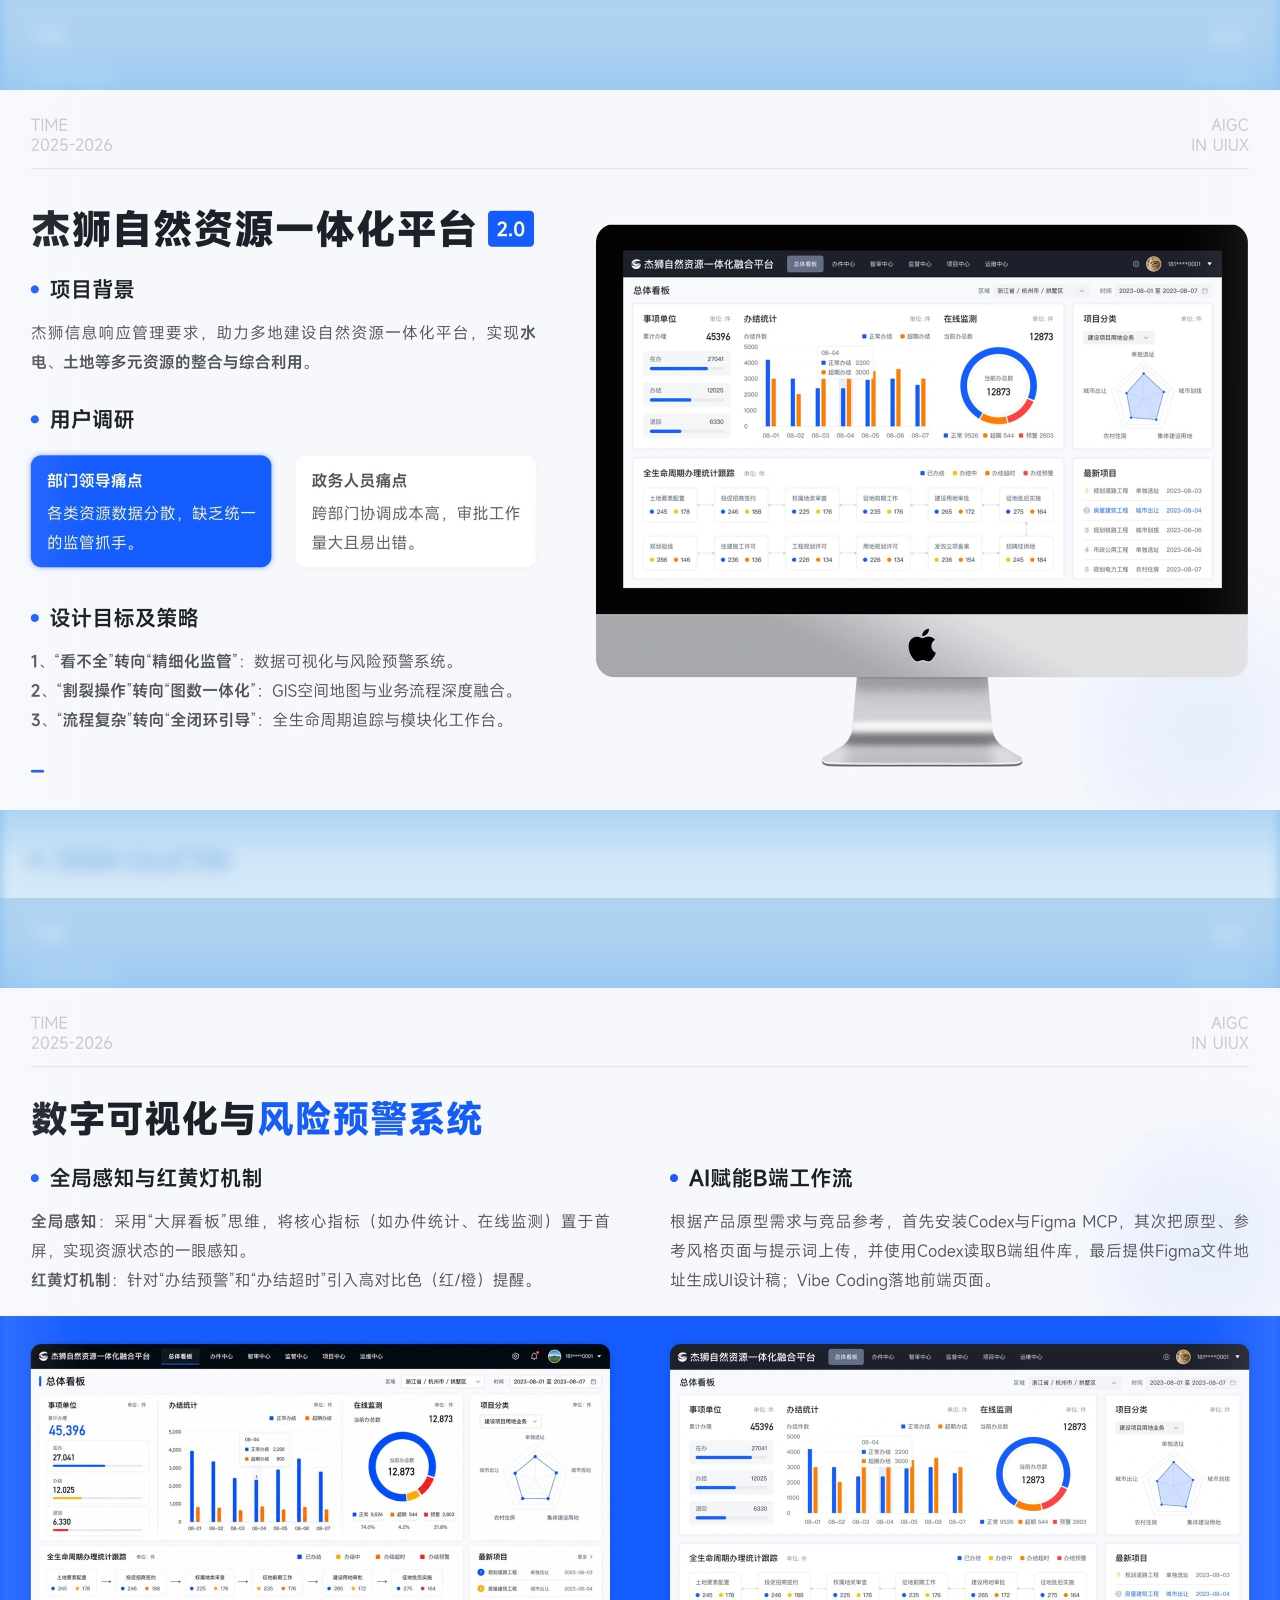
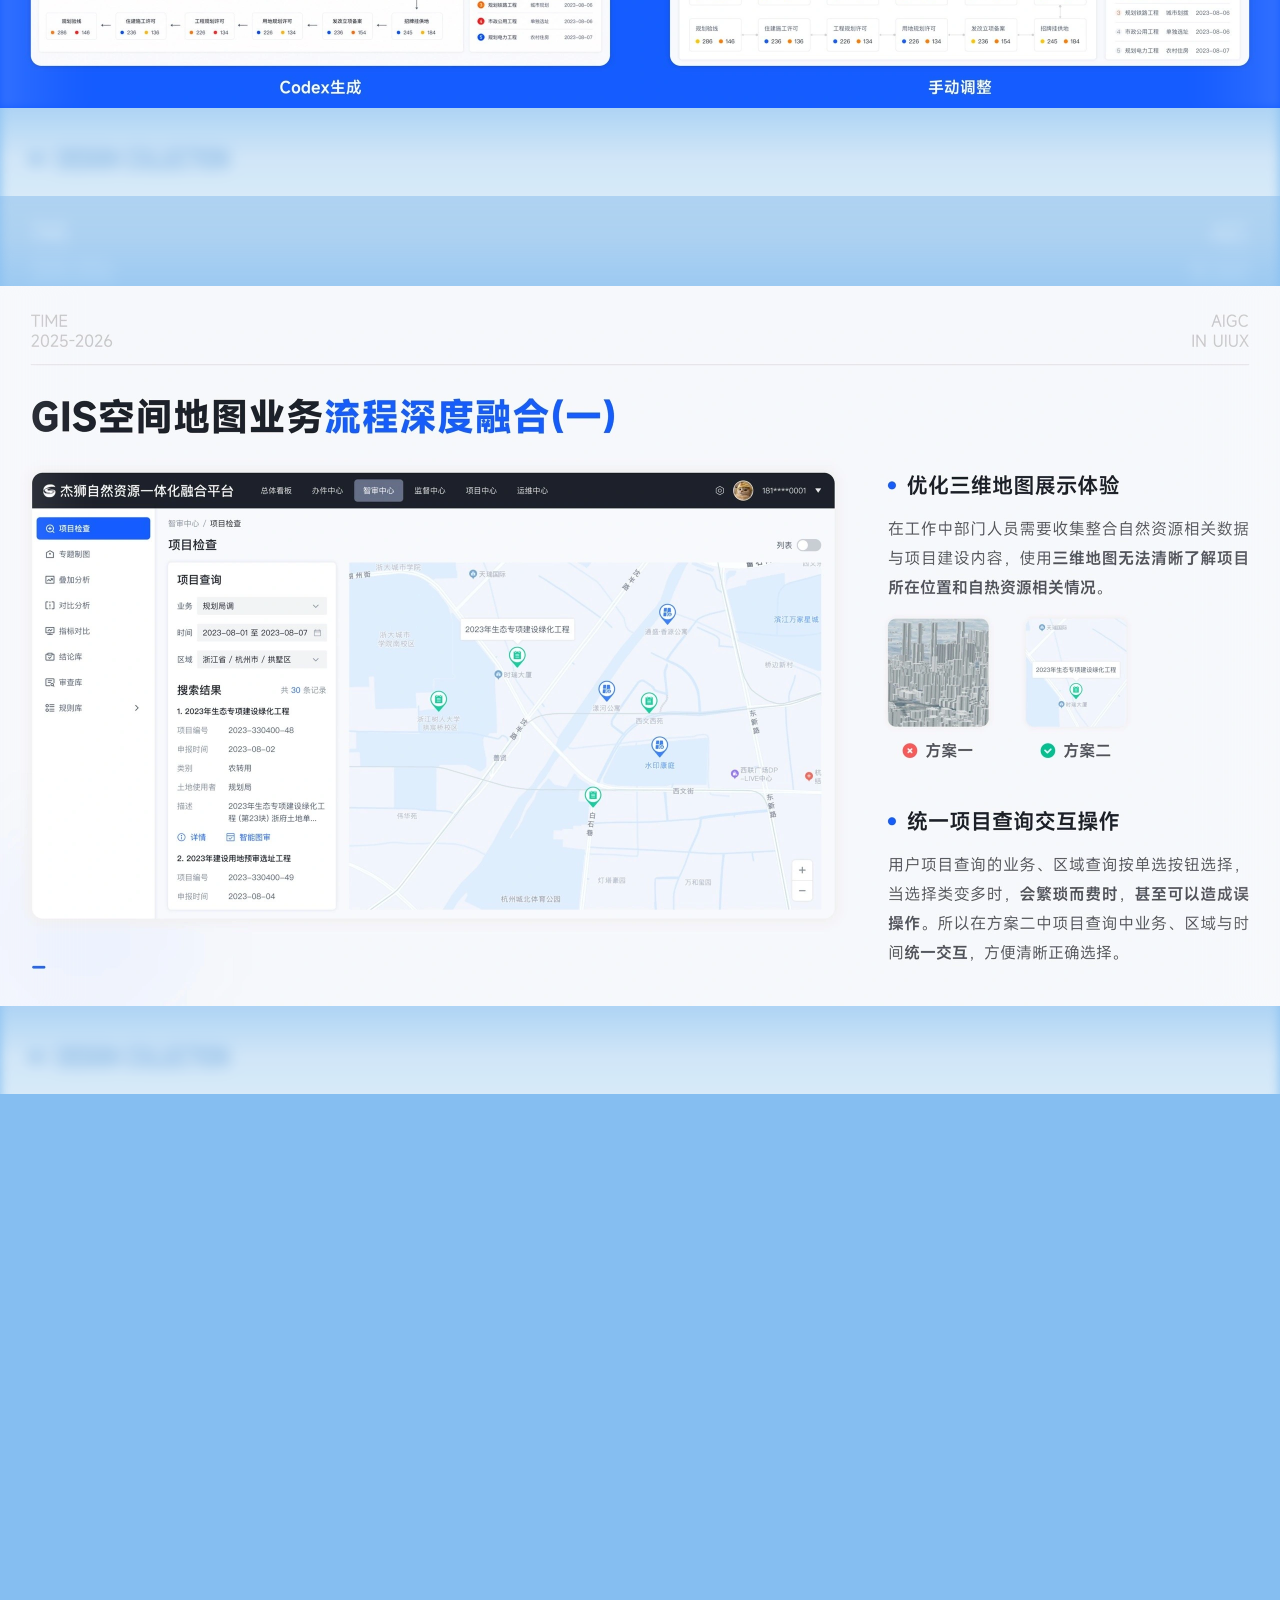
<file: projects/resource-platform.html>
<!doctype html>
<html lang="zh-CN">
  <head>
    <meta charset="UTF-8" />
    <meta name="viewport" content="width=device-width, initial-scale=1.0" />
    <title>B端 杰狮资源一体化 | 刘畅作品集</title>
    <link rel="preload" as="image" href="../assets/projects/resource-platform/08.webp?v=webp94" />
    <link rel="stylesheet" href="../styles.css" />
    <link rel="stylesheet" href="./project-gallery.css" />
  </head>
  <body class="project-gallery">
    <main class="page-shell">
      <section id="project-08" class="hero project-screen" aria-label="杰狮资源一体化项目第一页">
        <div class="hero-stage">
          <div class="hero-main">
            <div class="hero-fill hero-fill-left" aria-hidden="true"></div>
            <div class="hero-fill hero-fill-right" aria-hidden="true"></div>
            <div class="hero-fill hero-fill-top" aria-hidden="true"></div>
            <div class="hero-fill hero-fill-bottom" aria-hidden="true"></div>
            <div class="hero-bridge hero-bridge-left" aria-hidden="true"></div>
            <div class="hero-bridge hero-bridge-right" aria-hidden="true"></div>
            <img
              class="hero-image"
              src="../assets/projects/resource-platform/08.webp?v=webp94"
              alt="杰狮资源一体化项目展示第1页"
              decoding="async"
              fetchpriority="high"
            />
          </div>
        </div>
      </section>

      <section id="project-09" class="hero project-screen" aria-label="杰狮资源一体化项目第二页">
        <div class="hero-stage">
          <div class="hero-main">
            <div class="hero-fill hero-fill-left" aria-hidden="true"></div>
            <div class="hero-fill hero-fill-right" aria-hidden="true"></div>
            <div class="hero-fill hero-fill-top" aria-hidden="true"></div>
            <div class="hero-fill hero-fill-bottom" aria-hidden="true"></div>
            <div class="hero-bridge hero-bridge-left" aria-hidden="true"></div>
            <div class="hero-bridge hero-bridge-right" aria-hidden="true"></div>
            <img
              class="hero-image"
              src="../assets/projects/resource-platform/09.webp?v=webp94"
              alt="杰狮资源一体化项目展示第2页"
              loading="lazy"
              decoding="async"
            />
          </div>
        </div>
      </section>

      <section id="project-10" class="hero project-screen" aria-label="杰狮资源一体化项目第三页">
        <div class="hero-stage">
          <div class="hero-main">
            <div class="hero-fill hero-fill-left" aria-hidden="true"></div>
            <div class="hero-fill hero-fill-right" aria-hidden="true"></div>
            <div class="hero-fill hero-fill-top" aria-hidden="true"></div>
            <div class="hero-fill hero-fill-bottom" aria-hidden="true"></div>
            <div class="hero-bridge hero-bridge-left" aria-hidden="true"></div>
            <div class="hero-bridge hero-bridge-right" aria-hidden="true"></div>
            <img
              class="hero-image"
              src="../assets/projects/resource-platform/10.webp?v=webp94"
              alt="杰狮资源一体化项目展示第3页"
              loading="lazy"
              decoding="async"
            />
          </div>
        </div>
      </section>

      <section id="project-11" class="hero project-screen" aria-label="杰狮资源一体化项目第四页">
        <div class="hero-stage">
          <div class="hero-main">
            <div class="hero-fill hero-fill-left" aria-hidden="true"></div>
            <div class="hero-fill hero-fill-right" aria-hidden="true"></div>
            <div class="hero-fill hero-fill-top" aria-hidden="true"></div>
            <div class="hero-fill hero-fill-bottom" aria-hidden="true"></div>
            <div class="hero-bridge hero-bridge-left" aria-hidden="true"></div>
            <div class="hero-bridge hero-bridge-right" aria-hidden="true"></div>
            <img
              class="hero-image"
              src="../assets/projects/resource-platform/11.webp?v=webp94"
              alt="杰狮资源一体化项目展示第4页"
              loading="lazy"
              decoding="async"
            />
          </div>
        </div>
      </section>

      <section id="project-12" class="hero project-screen" aria-label="杰狮资源一体化项目第五页">
        <div class="hero-stage">
          <div class="hero-main">
            <div class="hero-fill hero-fill-left" aria-hidden="true"></div>
            <div class="hero-fill hero-fill-right" aria-hidden="true"></div>
            <div class="hero-fill hero-fill-top" aria-hidden="true"></div>
            <div class="hero-fill hero-fill-bottom" aria-hidden="true"></div>
            <div class="hero-bridge hero-bridge-left" aria-hidden="true"></div>
            <div class="hero-bridge hero-bridge-right" aria-hidden="true"></div>
            <img
              class="hero-image"
              src="../assets/projects/resource-platform/12.webp?v=webp94"
              alt="杰狮资源一体化项目展示第5页"
              loading="lazy"
              decoding="async"
            />
          </div>
        </div>
      </section>

      <section id="project-13" class="hero project-screen" aria-label="杰狮资源一体化项目第六页">
        <div class="hero-stage">
          <div class="hero-main">
            <div class="hero-fill hero-fill-left" aria-hidden="true"></div>
            <div class="hero-fill hero-fill-right" aria-hidden="true"></div>
            <div class="hero-fill hero-fill-top" aria-hidden="true"></div>
            <div class="hero-fill hero-fill-bottom" aria-hidden="true"></div>
            <div class="hero-bridge hero-bridge-left" aria-hidden="true"></div>
            <div class="hero-bridge hero-bridge-right" aria-hidden="true"></div>
            <img
              class="hero-image"
              src="../assets/projects/resource-platform/13.webp?v=webp94"
              alt="杰狮资源一体化项目展示第6页"
              loading="lazy"
              decoding="async"
            />
          </div>
        </div>
      </section>

      <section id="project-14" class="hero project-screen" aria-label="杰狮资源一体化项目第七页">
        <div class="hero-stage">
          <div class="hero-main">
            <div class="hero-fill hero-fill-left" aria-hidden="true"></div>
            <div class="hero-fill hero-fill-right" aria-hidden="true"></div>
            <div class="hero-fill hero-fill-top" aria-hidden="true"></div>
            <div class="hero-fill hero-fill-bottom" aria-hidden="true"></div>
            <div class="hero-bridge hero-bridge-left" aria-hidden="true"></div>
            <div class="hero-bridge hero-bridge-right" aria-hidden="true"></div>
            <img
              class="hero-image"
              src="../assets/projects/resource-platform/14.webp?v=webp94"
              alt="杰狮资源一体化项目展示第7页"
              loading="lazy"
              decoding="async"
            />
          </div>
        </div>
      </section>
    </main>
  </body>
</html>
</file>
<file: styles.css>
* {
  box-sizing: border-box;
}

html,
body {
  margin: 0;
  width: 100%;
  min-height: 100%;
  font-family: "PingFang SC", "Hiragino Sans GB", "Microsoft YaHei", sans-serif;
  background: #85bef1;
}

body {
  overflow-x: hidden;
  overflow-y: auto;
  scroll-snap-type: y mandatory;
  position: relative;
}

.page-shell {
  width: 100vw;
}

.hero {
  width: 100%;
  height: 100vh;
  min-height: 100vh;
  overflow: hidden;
  position: relative;
  background: var(--screen-bg, #85bef1);
  scroll-snap-align: start;
  scroll-snap-stop: always;
  content-visibility: auto;
  contain-intrinsic-size: 100vh;
}

.hero + .hero {
  margin-top: -2px;
}

.hero::after {
  content: "";
  position: absolute;
  inset: 0;
  z-index: 0;
  pointer-events: none;
  background: var(--screen-wash, transparent);
}

.hero-backdrop {
  position: absolute;
  inset: -4%;
  background-image: var(--screen-image);
  background-repeat: no-repeat;
  background-position: center center;
  background-size: cover;
  filter: var(--screen-backdrop-filter, blur(72px) saturate(0.52) brightness(1.02));
  transform: scale(1.14);
  opacity: var(--screen-backdrop-opacity, 0.22);
}

.hero-stage {
  position: relative;
  z-index: 1;
  width: 100%;
  height: 100%;
  display: grid;
  place-items: center;
}

.hero-main {
  position: relative;
  isolation: isolate;
}

.hero-fill {
  position: absolute;
  pointer-events: none;
  z-index: 2;
  background-repeat: no-repeat;
}

.hero-cover-motion {
  position: absolute;
  inset: 0;
  z-index: 5;
  pointer-events: none;
}

.hero-motion {
  position: absolute;
  inset: 0;
  pointer-events: none;
  background-image: var(--screen-image);
  background-repeat: no-repeat;
  background-position: center center;
  background-size: 100% 100%;
  backface-visibility: hidden;
  transform:
    translate3d(var(--motion-x, 0px), var(--motion-y, 0px), 0)
    rotate(var(--motion-rotate, 0deg))
    scale(var(--motion-scale, 1));
  will-change: transform;
}

.hero-motion-character {
  z-index: 5;
  opacity: 0.992;
  transform-origin: 88.5% 69.4%;
  animation: coverCharacterBreath 9.6s cubic-bezier(0.38, 0, 0.2, 1) infinite;
  -webkit-clip-path: inset(0 4% 34% 0);
  clip-path: inset(0 4% 34% 0);
  -webkit-mask-image:
    radial-gradient(ellipse 4.1% 5.2% at 88.9% 60.6%, rgba(0, 0, 0, 0.98) 0 58%, rgba(0, 0, 0, 0.76) 70%, transparent 81%),
    radial-gradient(ellipse 5.4% 7.9% at 87.4% 67.6%, rgba(0, 0, 0, 0.99) 0 58%, rgba(0, 0, 0, 0.8) 71%, transparent 82%),
    radial-gradient(ellipse 4.2% 5.6% at 85.7% 72.2%, rgba(0, 0, 0, 0.98) 0 56%, rgba(0, 0, 0, 0.76) 70%, transparent 81%),
    radial-gradient(ellipse 4.5% 5.2% at 88.1% 73.3%, rgba(0, 0, 0, 0.98) 0 56%, rgba(0, 0, 0, 0.76) 70%, transparent 81%);
  mask-image:
    radial-gradient(ellipse 4.1% 5.2% at 88.9% 60.6%, rgba(0, 0, 0, 0.98) 0 58%, rgba(0, 0, 0, 0.76) 70%, transparent 81%),
    radial-gradient(ellipse 5.4% 7.9% at 87.4% 67.6%, rgba(0, 0, 0, 0.99) 0 58%, rgba(0, 0, 0, 0.8) 71%, transparent 82%),
    radial-gradient(ellipse 4.2% 5.6% at 85.7% 72.2%, rgba(0, 0, 0, 0.98) 0 56%, rgba(0, 0, 0, 0.76) 70%, transparent 81%),
    radial-gradient(ellipse 4.5% 5.2% at 88.1% 73.3%, rgba(0, 0, 0, 0.98) 0 56%, rgba(0, 0, 0, 0.76) 70%, transparent 81%);
}

.hero-motion-face {
  z-index: 6;
  opacity: 0.998;
  transform-origin: 81.7% 46.4%;
  animation: coverFaceMicroTurn 9.6s cubic-bezier(0.34, 0, 0.18, 1) infinite;
  animation-delay: -0.25s;
  -webkit-mask-image:
    radial-gradient(ellipse 5.4% 7.6% at 81.4% 43.9%, rgba(0, 0, 0, 0.99) 0 60%, rgba(0, 0, 0, 0.82) 73%, transparent 86%),
    radial-gradient(ellipse 5.8% 4.8% at 81.9% 38.7%, rgba(0, 0, 0, 0.98) 0 56%, rgba(0, 0, 0, 0.76) 70%, transparent 82%);
  mask-image:
    radial-gradient(ellipse 5.4% 7.6% at 81.4% 43.9%, rgba(0, 0, 0, 0.99) 0 60%, rgba(0, 0, 0, 0.82) 73%, transparent 86%),
    radial-gradient(ellipse 5.8% 4.8% at 81.9% 38.7%, rgba(0, 0, 0, 0.98) 0 56%, rgba(0, 0, 0, 0.76) 70%, transparent 82%);
}

.hero-motion-fingers {
  z-index: 7;
  opacity: 0.996;
  transform-origin: 79.8% 61.4%;
  animation: coverFrontArmBreath 9.6s cubic-bezier(0.36, 0, 0.2, 1) infinite;
  animation-delay: -0.4s;
  -webkit-clip-path: inset(42% 11% 20% 56%);
  clip-path: inset(42% 11% 20% 56%);
  -webkit-mask-image:
    radial-gradient(ellipse 4.6% 5.8% at 81.7% 52.2%, rgba(0, 0, 0, 0.99) 0 60%, rgba(0, 0, 0, 0.8) 74%, transparent 86%),
    radial-gradient(ellipse 6.2% 8.2% at 80.8% 60.9%, rgba(0, 0, 0, 0.99) 0 60%, rgba(0, 0, 0, 0.8) 74%, transparent 86%),
    radial-gradient(ellipse 6.4% 7.2% at 78.9% 68.6%, rgba(0, 0, 0, 0.99) 0 60%, rgba(0, 0, 0, 0.78) 74%, transparent 86%),
    radial-gradient(ellipse 4.8% 5.4% at 76.3% 72.1%, rgba(0, 0, 0, 0.98) 0 58%, rgba(0, 0, 0, 0.74) 72%, transparent 84%);
  mask-image:
    radial-gradient(ellipse 4.6% 5.8% at 81.7% 52.2%, rgba(0, 0, 0, 0.99) 0 60%, rgba(0, 0, 0, 0.8) 74%, transparent 86%),
    radial-gradient(ellipse 6.2% 8.2% at 80.8% 60.9%, rgba(0, 0, 0, 0.99) 0 60%, rgba(0, 0, 0, 0.8) 74%, transparent 86%),
    radial-gradient(ellipse 6.4% 7.2% at 78.9% 68.6%, rgba(0, 0, 0, 0.99) 0 60%, rgba(0, 0, 0, 0.78) 74%, transparent 86%),
    radial-gradient(ellipse 4.8% 5.4% at 76.3% 72.1%, rgba(0, 0, 0, 0.98) 0 58%, rgba(0, 0, 0, 0.74) 72%, transparent 84%);
}

.hero-motion-top-hand {
  z-index: 8;
  opacity: 0.994;
  transform-origin: 84.8% 55.6%;
  animation: coverFrontShoulderBreath 9.6s cubic-bezier(0.3, 0.04, 0.18, 1) infinite;
  animation-delay: -0.7s;
  -webkit-clip-path: inset(44% 10% 28% 71%);
  clip-path: inset(44% 10% 28% 71%);
  -webkit-mask-image:
    radial-gradient(ellipse 4.2% 4.8% at 84.5% 53.4%, rgba(0, 0, 0, 0.99) 0 60%, rgba(0, 0, 0, 0.8) 74%, transparent 86%),
    radial-gradient(ellipse 4.8% 5.8% at 86.7% 56.7%, rgba(0, 0, 0, 0.99) 0 60%, rgba(0, 0, 0, 0.8) 74%, transparent 86%),
    radial-gradient(ellipse 3.9% 4.6% at 82.6% 58.7%, rgba(0, 0, 0, 0.98) 0 58%, rgba(0, 0, 0, 0.76) 72%, transparent 84%);
  mask-image:
    radial-gradient(ellipse 4.2% 4.8% at 84.5% 53.4%, rgba(0, 0, 0, 0.99) 0 60%, rgba(0, 0, 0, 0.8) 74%, transparent 86%),
    radial-gradient(ellipse 4.8% 5.8% at 86.7% 56.7%, rgba(0, 0, 0, 0.99) 0 60%, rgba(0, 0, 0, 0.8) 74%, transparent 86%),
    radial-gradient(ellipse 3.9% 4.6% at 82.6% 58.7%, rgba(0, 0, 0, 0.98) 0 58%, rgba(0, 0, 0, 0.76) 72%, transparent 84%);
}

.hero-bridge {
  position: absolute;
  top: 0;
  height: 100%;
  width: 120px;
  pointer-events: none;
  z-index: 4;
  opacity: var(--screen-bridge-opacity, 0.18);
  filter: var(--screen-bridge-filter, blur(4px) saturate(0.56) brightness(1.03));
  background-repeat: no-repeat;
  background-blend-mode: screen, normal;
}

.hero-bridge-left {
  left: 0;
  background-image:
    linear-gradient(var(--screen-bridge-overlay-top, rgba(239, 247, 253, 0.58)), var(--screen-bridge-overlay-bottom, rgba(229, 240, 250, 0.48))),
    var(--screen-left);
  background-position:
    0 0,
    right center;
  background-size:
    auto,
    100% 100%;
  -webkit-mask-image: linear-gradient(to right, rgba(0, 0, 0, 0.82) 0%, rgba(0, 0, 0, 0.52) 24%, rgba(0, 0, 0, 0.18) 62%, rgba(0, 0, 0, 0.04) 84%, rgba(0, 0, 0, 0) 100%);
  mask-image: linear-gradient(to right, rgba(0, 0, 0, 0.82) 0%, rgba(0, 0, 0, 0.52) 24%, rgba(0, 0, 0, 0.18) 62%, rgba(0, 0, 0, 0.04) 84%, rgba(0, 0, 0, 0) 100%);
}

.hero-bridge-right {
  right: 0;
  background-image:
    linear-gradient(var(--screen-bridge-overlay-top, rgba(239, 247, 253, 0.58)), var(--screen-bridge-overlay-bottom, rgba(229, 240, 250, 0.48))),
    var(--screen-right);
  background-position:
    0 0,
    left center;
  background-size:
    auto,
    100% 100%;
  -webkit-mask-image: linear-gradient(to left, rgba(0, 0, 0, 0.82) 0%, rgba(0, 0, 0, 0.52) 24%, rgba(0, 0, 0, 0.18) 62%, rgba(0, 0, 0, 0.04) 84%, rgba(0, 0, 0, 0) 100%);
  mask-image: linear-gradient(to left, rgba(0, 0, 0, 0.82) 0%, rgba(0, 0, 0, 0.52) 24%, rgba(0, 0, 0, 0.18) 62%, rgba(0, 0, 0, 0.04) 84%, rgba(0, 0, 0, 0) 100%);
}

.hero-fill-left,
.hero-fill-right {
  top: 0;
  height: 100%;
  width: 156px;
  filter: var(--screen-fill-filter, blur(2px) saturate(0.5) brightness(1.08) contrast(0.92));
  opacity: var(--screen-fill-opacity, 0.28);
  background-blend-mode: screen, normal;
}

.hero-fill-left {
  right: calc(100% - 92px);
  background-image:
    linear-gradient(var(--screen-fill-overlay-top, rgba(238, 247, 253, 0.82)), var(--screen-fill-overlay-bottom, rgba(226, 239, 250, 0.74))),
    var(--screen-left);
  background-position:
    0 0,
    right center;
  background-size:
    auto,
    100% 100%;
  -webkit-mask-image: linear-gradient(to left, rgba(0, 0, 0, 0) 0%, rgba(0, 0, 0, 0.14) 18%, rgba(0, 0, 0, 0.38) 40%, rgba(0, 0, 0, 0.74) 72%, rgba(0, 0, 0, 0.96) 100%);
  mask-image: linear-gradient(to left, rgba(0, 0, 0, 0) 0%, rgba(0, 0, 0, 0.14) 18%, rgba(0, 0, 0, 0.38) 40%, rgba(0, 0, 0, 0.74) 72%, rgba(0, 0, 0, 0.96) 100%);
}

.hero-fill-right {
  left: calc(100% - 92px);
  background-image:
    linear-gradient(var(--screen-fill-overlay-top, rgba(238, 247, 253, 0.82)), var(--screen-fill-overlay-bottom, rgba(226, 239, 250, 0.74))),
    var(--screen-right);
  background-position:
    0 0,
    left center;
  background-size:
    auto,
    100% 100%;
  -webkit-mask-image: linear-gradient(to right, rgba(0, 0, 0, 0) 0%, rgba(0, 0, 0, 0.14) 18%, rgba(0, 0, 0, 0.38) 40%, rgba(0, 0, 0, 0.74) 72%, rgba(0, 0, 0, 0.96) 100%);
  mask-image: linear-gradient(to right, rgba(0, 0, 0, 0) 0%, rgba(0, 0, 0, 0.14) 18%, rgba(0, 0, 0, 0.38) 40%, rgba(0, 0, 0, 0.74) 72%, rgba(0, 0, 0, 0.96) 100%);
}

.hero-fill-top,
.hero-fill-bottom {
  left: 0;
  width: 100%;
  height: 0;
  opacity: 0;
}

.hero-image {
  display: block;
  width: 100%;
  height: 100%;
  position: relative;
  z-index: 3;
}

.catalog-projects {
  position: absolute;
  inset: 0;
  z-index: 8;
}

.catalog-project {
  position: absolute;
  left: var(--x);
  top: var(--y);
  width: var(--w);
  height: var(--h);
  display: block;
  padding: 0;
  border: 0;
  background: transparent;
  appearance: none;
  cursor: default;
}

.catalog-project:focus-visible {
  outline: none;
}

.catalog-project--link {
  cursor: pointer;
}

.catalog-project__image-frame {
  position: absolute;
  inset: 0;
  border-radius: clamp(9px, 0.87vw, 25px);
  opacity: 0;
  pointer-events: none;
  transition:
    opacity 220ms ease,
    box-shadow 240ms ease;
  background: rgba(86, 174, 255, 0.018);
  box-shadow: inset 0 0 0 2px rgba(47, 142, 243, 0.9);
}

.catalog-project:hover .catalog-project__image-frame,
.catalog-project:focus-visible .catalog-project__image-frame {
  opacity: 1;
  box-shadow:
    inset 0 0 0 2px rgba(79, 166, 246, 0.8),
    0 0 11px 2px rgba(110, 190, 250, 0.19),
    0 6px 20px 4px rgba(94, 177, 241, 0.11);
}

.catalog-project-titles {
  position: absolute;
  inset: 0;
  z-index: 9;
  pointer-events: none;
}

.catalog-title-filter-defs {
  position: absolute;
  pointer-events: none;
}

.catalog-project-title-hit {
  position: absolute;
  left: var(--title-x);
  top: var(--title-y);
  width: var(--title-w);
  height: var(--title-h);
  display: block;
  pointer-events: auto;
}

.catalog-project-title-hit[href] {
  cursor: pointer;
}

.catalog-project-title-hit:focus-visible {
  outline: none;
}

.catalog-project-title {
  position: absolute;
  inset: 0;
  width: 100%;
  height: 100%;
  overflow: hidden;
  clip-path: inset(
    var(--clip-top)
    var(--clip-right)
    var(--clip-bottom)
    var(--clip-left)
  );
  opacity: 0;
  pointer-events: none;
}

.catalog-project-title-hit:hover + .catalog-project-title,
.catalog-project-title-hit:focus-visible + .catalog-project-title {
  opacity: 1;
}

@keyframes coverCharacterDrift {
  0%,
  100% {
    transform: translate3d(0, 0, 0) rotate(0deg) scale(1);
  }

  8% {
    transform: translate3d(-0.9px, 1.8px, 0) rotate(-0.08deg) scale(1.0012);
  }

  17% {
    transform: translate3d(1.6px, 0.1px, 0) rotate(0.05deg) scale(1.0014);
  }

  25% {
    transform: translate3d(2.2px, -0.2px, 0) rotate(0.1deg) scale(1.0018);
  }

  33% {
    transform: translate3d(-2.2px, 3.9px, 0) rotate(-0.16deg) scale(1.0026);
  }

  42% {
    transform: translate3d(-1px, 1.5px, 0) rotate(-0.06deg) scale(1.0014);
  }

  50% {
    transform: translate3d(0.7px, -2.2px, 0) rotate(0.08deg) scale(1.0018);
  }

  58% {
    transform: translate3d(0.1px, -1.5px, 0) rotate(0.05deg) scale(1.0014);
  }

  67% {
    transform: translate3d(-1.5px, 0.7px, 0) rotate(-0.07deg) scale(1.0012);
  }

  75% {
    transform: translate3d(-1.6px, 0.8px, 0) rotate(-0.08deg) scale(1.0014);
  }

  83% {
    transform: translate3d(-1.2px, 0.5px, 0) rotate(-0.05deg) scale(1.001);
  }

  92% {
    transform: translate3d(-0.7px, -0.2px, 0) rotate(-0.01deg) scale(1.0006);
  }
}

@keyframes coverCharacterBreath {
  0%,
  100% {
    transform: translate3d(0, 0, 0) rotate(0deg) scale(1);
  }

  14% {
    transform: translate3d(-0.52px, 0.76px, 0) rotate(-0.02deg) scale(1.0006);
  }

  32% {
    transform: translate3d(-1.08px, 1.84px, 0) rotate(-0.04deg) scale(1.0014);
  }

  46% {
    transform: translate3d(-0.94px, 2.08px, 0) rotate(-0.03deg) scale(1.0016);
  }

  61% {
    transform: translate3d(0.46px, 1.34px, 0) rotate(0.05deg) scale(1.0013);
  }

  77% {
    transform: translate3d(0.76px, 0.58px, 0) rotate(0.03deg) scale(1.0008);
  }

  90% {
    transform: translate3d(-0.38px, 0.84px, 0) rotate(-0.02deg) scale(1.0007);
  }
}

@keyframes coverFaceMicroTurn {
  0%,
  100% {
    transform: translate3d(0, 0, 0) rotate(0deg) scale(1);
  }

  16% {
    transform: translate3d(-0.12px, 0.05px, 0) rotate(-0.02deg) scale(1.0002);
  }

  34% {
    transform: translate3d(-0.58px, 0.16px, 0) rotate(-0.08deg) scale(1.0007);
  }

  47% {
    transform: translate3d(-0.66px, 0.24px, 0) rotate(-0.09deg) scale(1.0008);
  }

  63% {
    transform: translate3d(0.06px, 0.03px, 0) rotate(0.01deg) scale(1.0002);
  }

  79% {
    transform: translate3d(0.34px, -0.1px, 0) rotate(0.05deg) scale(1.0005);
  }

  92% {
    transform: translate3d(-0.18px, 0.02px, 0) rotate(-0.03deg) scale(1.0003);
  }
}

@keyframes coverFrontArmBreath {
  0%,
  100% {
    transform: translate3d(0, 0, 0) rotate(0deg) scale(1);
  }

  15% {
    transform: translate3d(-0.18px, 0.34px, 0) rotate(-0.02deg) scale(1.0003);
  }

  33% {
    transform: translate3d(-0.92px, 1.34px, 0) rotate(-0.09deg) scale(1.0012);
  }

  49% {
    transform: translate3d(-1.26px, 1.66px, 0) rotate(-0.12deg) scale(1.0015);
  }

  64% {
    transform: translate3d(0.26px, 0.58px, 0) rotate(0.05deg) scale(1.0005);
  }

  81% {
    transform: translate3d(0.6px, 0.12px, 0) rotate(0.06deg) scale(1.0004);
  }

  92% {
    transform: translate3d(-0.24px, 0.38px, 0) rotate(-0.03deg) scale(1.0003);
  }
}

@keyframes coverTopHandMicroLift {
  0%,
  100% {
    transform: translate3d(0, 0, 0) rotate(0deg) scale(1);
  }

  14% {
    transform: translate3d(-0.22px, 0.3px, 0) rotate(-0.02deg) scale(1.0002);
  }

  31% {
    transform: translate3d(-0.86px, 1.08px, 0) rotate(-0.08deg) scale(1.001);
  }

  47% {
    transform: translate3d(-1.22px, 1.46px, 0) rotate(-0.11deg) scale(1.0013);
  }

  64% {
    transform: translate3d(0.18px, 0.42px, 0) rotate(0.03deg) scale(1.0003);
  }

  81% {
    transform: translate3d(0.46px, 0.12px, 0) rotate(0.05deg) scale(1.0003);
  }

  92% {
    transform: translate3d(-0.18px, 0.26px, 0) rotate(-0.02deg) scale(1.0002);
  }
}

@keyframes coverFrontShoulderBreath {
  0%,
  100% {
    transform: translate3d(0, 0, 0) rotate(0deg) scale(1);
  }

  12% {
    transform: translate3d(-0.08px, 0.14px, 0) rotate(-0.01deg) scale(1.0001);
  }

  26% {
    transform: translate3d(-0.46px, 0.66px, 0) rotate(-0.04deg) scale(1.0005);
  }

  41% {
    transform: translate3d(-0.96px, 1.16px, 0) rotate(-0.08deg) scale(1.001);
  }

  52% {
    transform: translate3d(-1.16px, 1.34px, 0) rotate(-0.09deg) scale(1.0011);
  }

  68% {
    transform: translate3d(-0.22px, 0.64px, 0) rotate(-0.01deg) scale(1.0004);
  }

  84% {
    transform: translate3d(0.18px, 0.18px, 0) rotate(0.02deg) scale(1.0002);
  }

  93% {
    transform: translate3d(-0.06px, 0.08px, 0) rotate(0deg) scale(1.0001);
  }
}

@keyframes coverFaceTurn {
  0%,
  100% {
    transform: translate3d(0, 0, 0) rotate(0deg) scale(1);
  }

  8% {
    transform: translate3d(-2.7px, -0.1px, 0) rotate(-0.45deg) scale(1.003);
  }

  17% {
    transform: translate3d(0.8px, 0.2px, 0) rotate(0.08deg) scale(1.0008);
  }

  25% {
    transform: translate3d(1.6px, 0.1px, 0) rotate(0.28deg) scale(1.0018);
  }

  33% {
    transform: translate3d(-4.7px, -1.9px, 0) rotate(-0.62deg) scale(1.0046);
  }

  42% {
    transform: translate3d(-4.3px, 0.3px, 0) rotate(-0.34deg) scale(1.0036);
  }

  50% {
    transform: translate3d(0.6px, 0.7px, 0) rotate(0.18deg) scale(1.0012);
  }

  58% {
    transform: translate3d(1.4px, -0.2px, 0) rotate(0.35deg) scale(1.0022);
  }

  67% {
    transform: translate3d(-2.4px, -0.6px, 0) rotate(-0.18deg) scale(1.0022);
  }

  75% {
    transform: translate3d(-3px, -0.3px, 0) rotate(-0.25deg) scale(1.0028);
  }

  83% {
    transform: translate3d(-2.6px, 0.1px, 0) rotate(-0.16deg) scale(1.0022);
  }

  92% {
    transform: translate3d(-0.7px, -0.5px, 0) rotate(-0.06deg) scale(1.0008);
  }
}

@keyframes coverFrontHandDrift {
  0%,
  100% {
    transform: translate3d(0, 0, 0) rotate(0deg) scale(1);
  }

  8% {
    transform: translate3d(1.2px, 1.4px, 0) rotate(-0.18deg) scale(1.0018);
  }

  17% {
    transform: translate3d(0.05px, -0.1px, 0) rotate(0deg) scale(1);
  }

  25% {
    transform: translate3d(-0.4px, -0.6px, 0) rotate(0.06deg) scale(0.9996);
  }

  33% {
    transform: translate3d(1.1px, 1.5px, 0) rotate(-0.32deg) scale(1.0026);
  }

  42% {
    transform: translate3d(0.9px, 1px, 0) rotate(-0.18deg) scale(1.0016);
  }

  50% {
    transform: translate3d(-3.4px, -3.9px, 0) rotate(0.62deg) scale(0.9968);
  }

  58% {
    transform: translate3d(-3.1px, -3.7px, 0) rotate(0.56deg) scale(0.9972);
  }

  67% {
    transform: translate3d(0.8px, 0.7px, 0) rotate(-0.08deg) scale(1.0012);
  }

  75% {
    transform: translate3d(0.7px, 0.7px, 0) rotate(-0.06deg) scale(1.001);
  }

  83% {
    transform: translate3d(0.3px, 0.3px, 0) rotate(-0.02deg) scale(1.0004);
  }

  92% {
    transform: translate3d(-1.2px, -1.5px, 0) rotate(0.18deg) scale(0.9992);
  }
}

@keyframes coverTopHandLift {
  0%,
  100% {
    transform: translate3d(0, 0, 0) rotate(0deg) scale(1);
  }

  8% {
    transform: translate3d(-0.2px, -0.4px, 0) rotate(0.01deg) scale(1);
  }

  17% {
    transform: translate3d(0, 0, 0) rotate(0deg) scale(1);
  }

  25% {
    transform: translate3d(-0.8px, 3.2px, 0) rotate(-0.18deg) scale(1.002);
  }

  33% {
    transform: translate3d(-0.8px, 3.1px, 0) rotate(-0.16deg) scale(1.0018);
  }

  42% {
    transform: translate3d(-0.9px, -0.9px, 0) rotate(0.08deg) scale(0.9998);
  }

  50% {
    transform: translate3d(-0.8px, -0.5px, 0) rotate(0.04deg) scale(1);
  }

  58% {
    transform: translate3d(-0.3px, -0.1px, 0) rotate(0.02deg) scale(1);
  }

  67% {
    transform: translate3d(-0.1px, -0.3px, 0) rotate(0deg) scale(1);
  }

  75% {
    transform: translate3d(-0.4px, -0.5px, 0) rotate(0.02deg) scale(1.0002);
  }

  83% {
    transform: translate3d(-0.4px, -0.6px, 0) rotate(0.02deg) scale(1.0002);
  }

  92% {
    transform: translate3d(-0.2px, -0.2px, 0) rotate(0deg) scale(1);
  }
}

@media (max-aspect-ratio: 16/9) {
  .hero-main {
    width: 100vw;
    height: calc(100vw * 9 / 16);
  }

  .hero-backdrop {
    background-size: 100% auto;
  }

  .hero-fill-left,
  .hero-fill-right {
    width: 140px;
    opacity: 0.24;
  }

  .hero-bridge {
    width: 104px;
    opacity: 0.15;
  }

  .hero-motion-character,
  .hero-motion-face,
  .hero-motion-fingers,
  .hero-motion-top-hand {
    animation-duration: 9.6s;
  }

  .hero-fill-top,
  .hero-fill-bottom {
    height: calc(max(0px, (100vh - (100vw * 9 / 16)) / 2) + 64px);
    opacity: 0.8;
    filter: blur(6px) saturate(0.82) brightness(0.985);
  }

  .hero-fill-top {
    bottom: calc(100% - 34px);
    background-image: var(--screen-top);
    background-position: center bottom;
    background-size: 100% 100%;
    -webkit-mask-image: linear-gradient(to top, rgba(0, 0, 0, 0) 0%, rgba(0, 0, 0, 0.44) 18%, rgba(0, 0, 0, 0.86) 54%, rgba(0, 0, 0, 1) 100%);
    mask-image: linear-gradient(to top, rgba(0, 0, 0, 0) 0%, rgba(0, 0, 0, 0.44) 18%, rgba(0, 0, 0, 0.86) 54%, rgba(0, 0, 0, 1) 100%);
  }

  .hero-fill-bottom {
    top: calc(100% - 34px);
    background-image: var(--screen-bottom);
    background-position: center top;
    background-size: 100% 100%;
    -webkit-mask-image: linear-gradient(to bottom, rgba(0, 0, 0, 0) 0%, rgba(0, 0, 0, 0.44) 18%, rgba(0, 0, 0, 0.86) 54%, rgba(0, 0, 0, 1) 100%);
    mask-image: linear-gradient(to bottom, rgba(0, 0, 0, 0) 0%, rgba(0, 0, 0, 0.44) 18%, rgba(0, 0, 0, 0.86) 54%, rgba(0, 0, 0, 1) 100%);
  }
}

@media (min-aspect-ratio: 16/9) {
  .hero-main {
    width: calc(100vh * 16 / 9);
    height: 100vh;
  }

  .hero-backdrop {
    background-size: auto 100%;
  }

  .hero-fill-top,
  .hero-fill-bottom {
    display: none;
  }

  .hero-fill-left,
  .hero-fill-right {
    width: calc(max(0px, (100vw - (100vh * 16 / 9)) / 2) + 92px);
    filter: blur(3px) saturate(0.48) brightness(1.08) contrast(0.92);
    opacity: 0.3;
  }

  .hero-bridge {
    width: 136px;
    opacity: 0.17;
  }

  .hero-motion-character,
  .hero-motion-face,
  .hero-motion-fingers,
  .hero-motion-top-hand {
    animation-duration: 9.6s;
  }

  .hero-fill-left {
    right: calc(100% - 92px);
  }

  .hero-fill-right {
    left: calc(100% - 92px);
  }
}

@media (prefers-reduced-motion: reduce) {
  .hero-motion {
    animation: none;
  }

  .catalog-project__image-frame {
    transition: none;
  }
}
</file>
<file: projects/project-gallery.css>
.project-gallery .project-screen {
  --screen-bg: #85bef1;
  --screen-wash: transparent;
  --screen-left: url("../assets/catalog-extend-left.webp?v=webp94");
  --screen-right: url("../assets/catalog-extend-right.webp?v=webp94");
  --screen-top: url("../assets/catalog-extend-top.webp?v=webp94");
  --screen-bottom: url("../assets/catalog-extend-bottom.webp?v=webp94");
  --screen-backdrop-filter: blur(72px) saturate(0.52) brightness(1.02);
  --screen-backdrop-opacity: 0;
  --screen-bridge-filter: blur(4px) saturate(0.52) brightness(1.08);
  --screen-bridge-opacity: 0.2;
  --screen-bridge-overlay-top: rgba(246, 251, 255, 0.66);
  --screen-bridge-overlay-bottom: rgba(237, 246, 254, 0.56);
  --screen-fill-filter: blur(2px) saturate(0.46) brightness(1.14) contrast(0.92);
  --screen-fill-opacity: 0.31;
  --screen-fill-overlay-top: rgba(246, 251, 255, 0.9);
  --screen-fill-overlay-bottom: rgba(235, 246, 254, 0.82);
  content-visibility: auto;
  contain-intrinsic-size: 100vh;
}

.project-gallery .hero-image {
  user-select: none;
  -webkit-user-drag: none;
}
</file>
